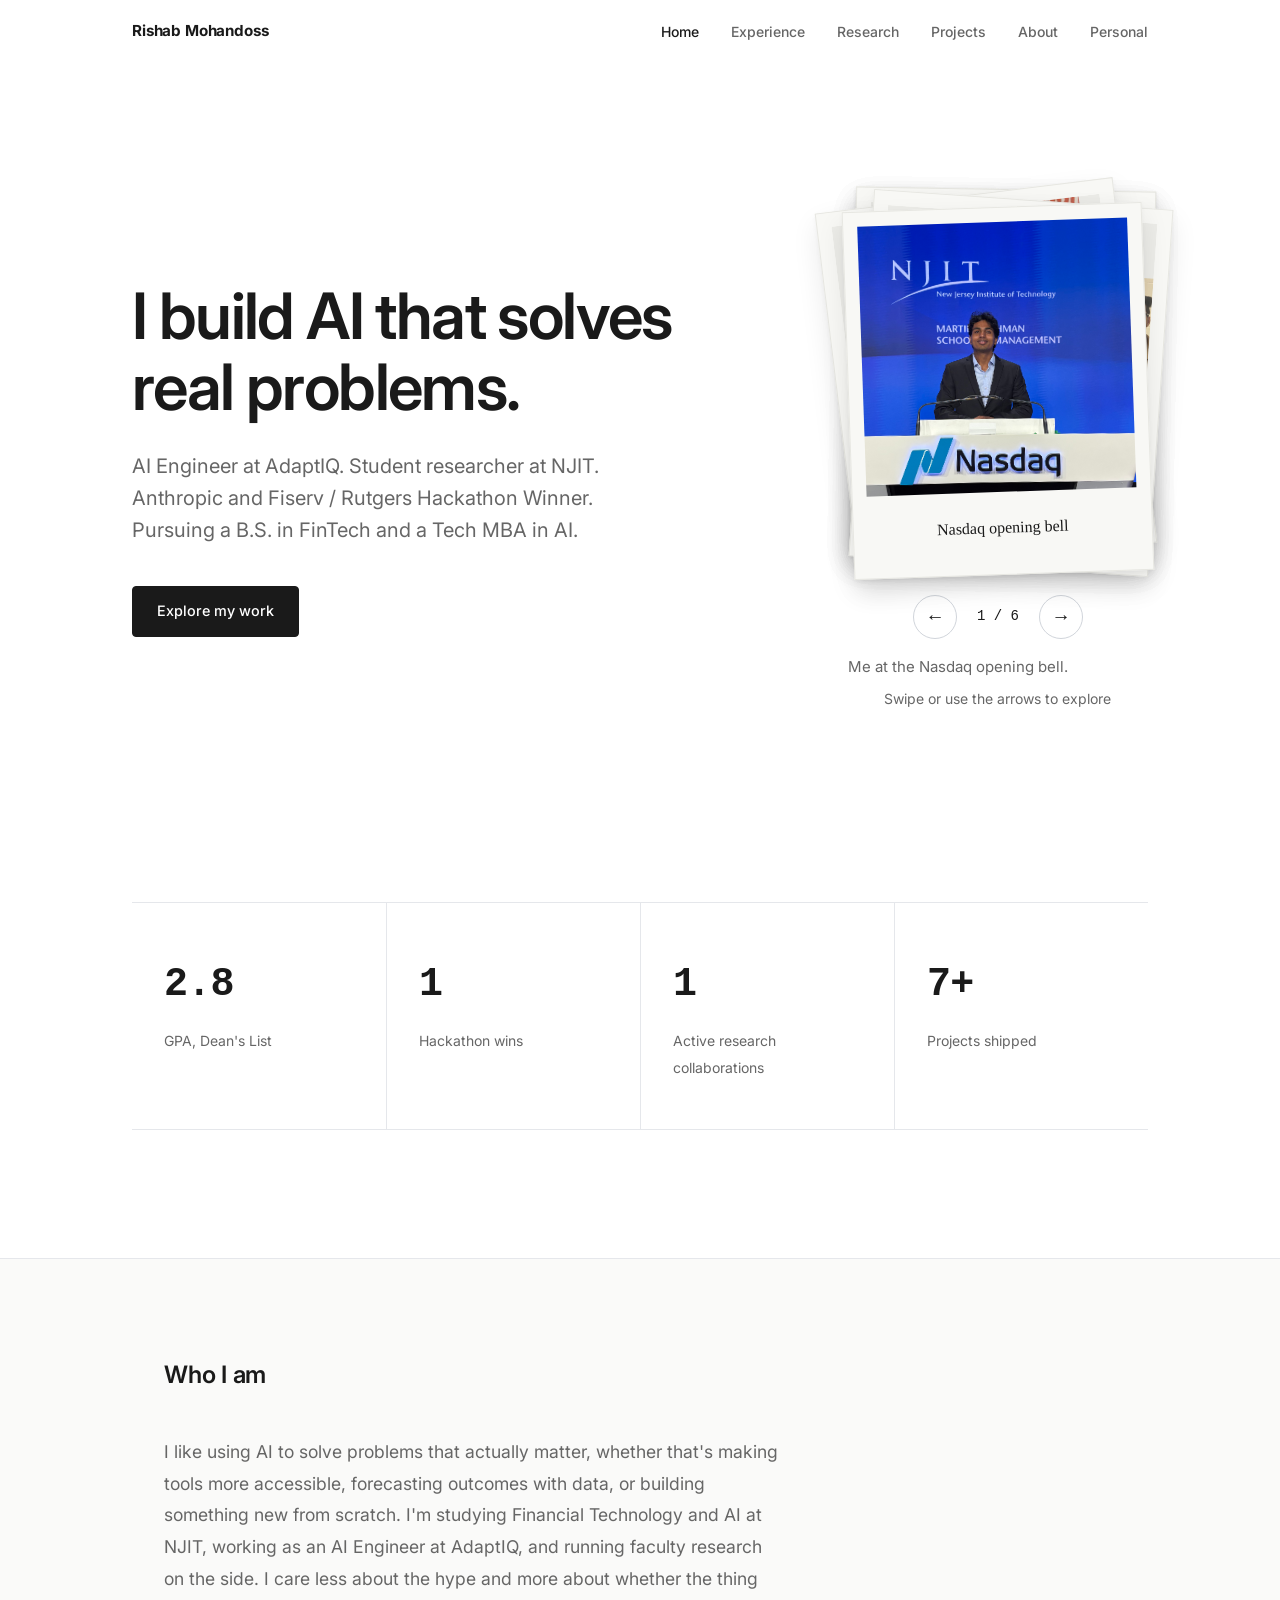
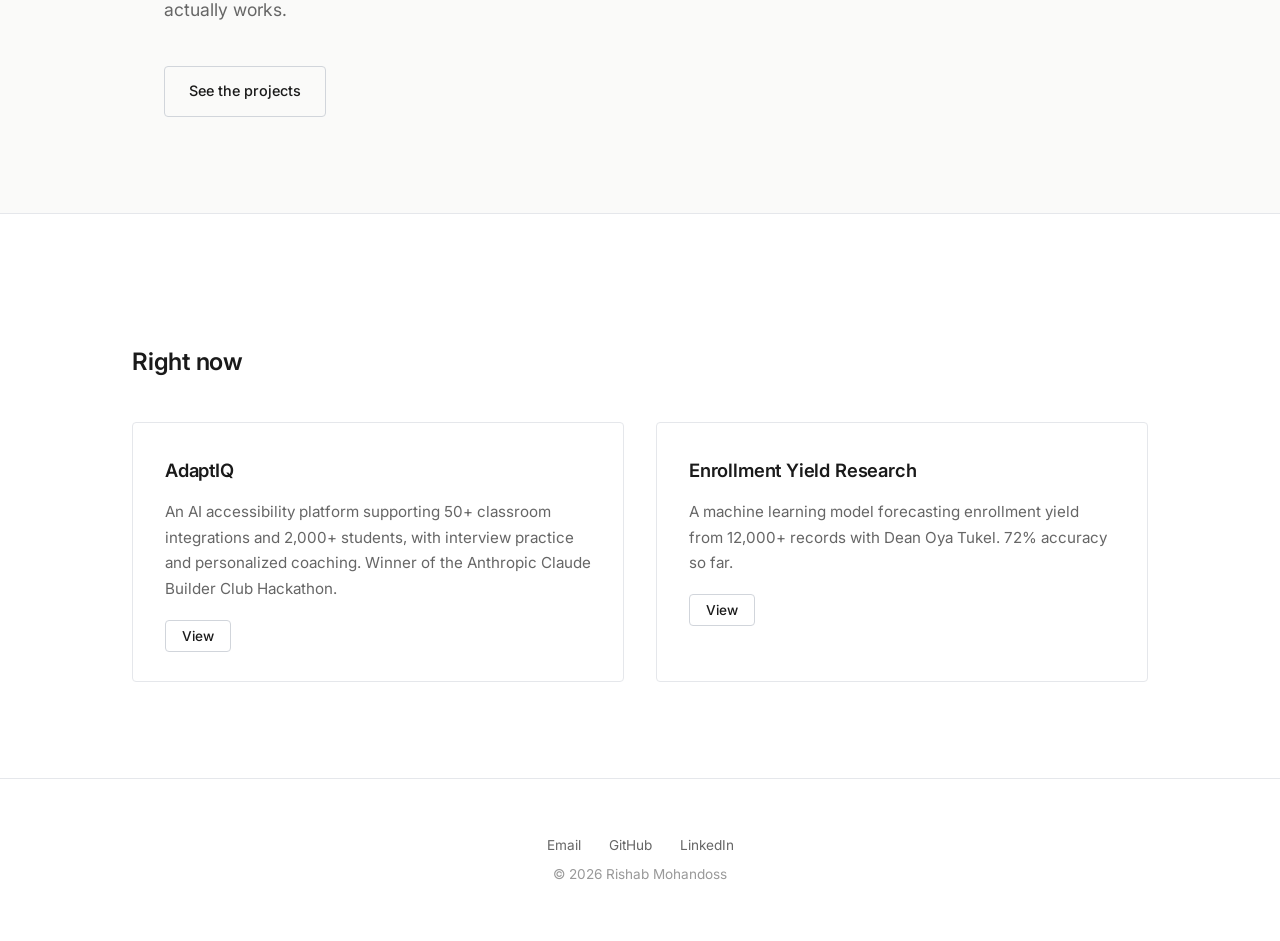
<file: index.html>
<!DOCTYPE html>
<html lang="en">
<head>
  <meta charset="UTF-8">
  <meta name="viewport" content="width=device-width, initial-scale=1.0">
  <title>Rishab Mohandoss</title>
  <meta name="description" content="Rishab Mohandoss builds accessible AI for neurodivergent communities. Financial Technology + AI at NJIT. Two-time hackathon winner.">
  <link rel="stylesheet" href="css/style.css">
</head>
<body>

  <header class="site-header" id="siteHeader">
    <nav aria-label="Main navigation">
      <a class="brand" href="index.html">Rishab Mohandoss</a>
      <button class="nav-toggle" id="navToggle" aria-expanded="false" aria-controls="navMenu" aria-label="Toggle navigation menu">
        <span></span><span></span><span></span>
      </button>
      <ul class="nav-menu" id="navMenu">
        <li><a href="index.html" class="active" aria-current="page">Home</a></li>
        <li><a href="experience.html">Experience</a></li>
        <li><a href="research.html">Research</a></li>
        <li><a href="projects.html">Projects</a></li>
        <li><a href="about.html">About</a></li>
        <li><a href="personal.html">Personal</a></li>
      </ul>
    </nav>
  </header>

  <main>

    <section class="hero">
      <div class="hero-grid">
        <div>
          <h1>I build AI that solves real problems.</h1>
          <p class="hero-sub">AI Engineer at AdaptIQ. Student researcher at NJIT. Anthropic and Fiserv / Rutgers Hackathon Winner. Pursuing a B.S. in FinTech and a Tech MBA in AI.</p>
          <a href="experience.html" class="btn btn-primary">Explore my work</a>
        </div>
        <div class="photo-carousel" role="region" aria-roledescription="carousel" aria-label="Photos from my work" tabindex="0">
          <div class="photo-stack">
            <figure class="hero-photo-wrap photo-slide" data-position="0" role="group" aria-roledescription="slide" aria-label="1 of 6">
              <div class="hero-photo-frame">
                <img src="assets/nasdaq-headshot.jpeg" alt="Rishab Mohandoss at the Nasdaq opening bell" class="hero-photo" draggable="false">
              </div>
              <figcaption>Nasdaq opening bell</figcaption>
            </figure>
            <figure class="hero-photo-wrap photo-slide" data-position="1" role="group" aria-roledescription="slide" aria-label="2 of 6" aria-hidden="true" inert>
              <div class="hero-photo-frame">
                <img src="assets/adaptiq-hackathon.png" alt="Rishab and his AdaptIQ team beside a Claude banner" class="moment-photo" draggable="false">
              </div>
              <figcaption>AdaptIQ · Hackathon winners</figcaption>
            </figure>
            <figure class="hero-photo-wrap photo-slide" data-position="2" role="group" aria-roledescription="slide" aria-label="3 of 6" aria-hidden="true" inert>
              <div class="hero-photo-frame">
                <img src="assets/empathy-engine-hackday.png" alt="Rishab and Mayukha celebrating their Rutgers HackDay win" class="moment-photo" draggable="false">
              </div>
              <figcaption>Empathy Engine · Rutgers HackDay</figcaption>
            </figure>
            <figure class="hero-photo-wrap photo-slide" data-position="3" role="group" aria-roledescription="slide" aria-label="4 of 6" aria-hidden="true" inert>
              <div class="hero-photo-frame">
                <img src="assets/ometa-ai-exploration.png" alt="Rishab and Amogh Karee presenting Ometa*N at NJIT’s AI Exploration Day" class="moment-photo" draggable="false">
              </div>
              <figcaption>Ometa*N · AI Exploration Day</figcaption>
            </figure>
            <figure class="hero-photo-wrap photo-slide" data-position="4" role="group" aria-roledescription="slide" aria-label="5 of 6" aria-hidden="true" inert>
              <a class="hero-photo-frame photo-image-link" href="projects.html#ether" aria-label="Explore Ether, my personal favorite project">
                <img src="assets/sunset-tempe.jpg" alt="Sunset in Tempe, Arizona" class="moment-photo" draggable="false">
              </a>
              <figcaption>Sunset - Tempe, AZ</figcaption>
            </figure>
            <figure class="hero-photo-wrap photo-slide" data-position="5" role="group" aria-roledescription="slide" aria-label="6 of 6" aria-hidden="true" inert>
              <a class="hero-photo-frame photo-image-link" href="experience.html#riverway" aria-label="Read about the inspiration behind my work at Riverway Technologies">
                <img src="assets/grandparents.jpg" alt="Rishab with his grandparents" class="moment-photo" draggable="false">
              </a>
              <figcaption>My grandparents & me</figcaption>
            </figure>
          </div>
          <div class="photo-controls">
            <button type="button" class="photo-arrow" data-photo-prev aria-label="Previous photo">←</button>
            <span class="photo-count" aria-live="polite" aria-atomic="true">1 / 6</span>
            <button type="button" class="photo-arrow" data-photo-next aria-label="Next photo">→</button>
          </div>
          <div class="photo-descriptions" aria-live="polite" aria-atomic="true">
            <div class="photo-description">Me at the Nasdaq opening bell.</div>
            <div class="photo-description" hidden>My team and me after winning Anthropic’s Claude Builder Hackathon with AdaptIQ. <a href="projects.html#adaptiq">Explore AdaptIQ</a></div>
            <div class="photo-description" hidden>Mayukha and me after winning Rutgers HackDay, co-sponsored by Google Cloud and Fiserv, with Empathy Engine. <a href="projects.html#empathy-engine">Explore Empathy Engine</a></div>
            <div class="photo-description" hidden>Amogh Karee and me presenting Ometa*N at NJIT’s AI Exploration Day—a code checker we built to flag inefficiencies and security vulnerabilities in AI-generated code. <a href="projects.html#ometa">Explore Ometa*N</a></div>
            <div class="photo-description" hidden><span>Some feelings live beyond words—in the way chords find each other, or clouds gather in a perfectly imperfect sky. Ether, my personal favorite project, grew from wanting to share what we feel when language falls quiet.</span><a href="projects.html#ether">Explore Ether</a></div>
            <div class="photo-description" hidden><span>Ordering a meal feels effortless when technology is familiar. For my grandparents, it can be a barrier to getting fed. They inspired my work at Riverway: ordering through a simple message, with tracking that is easy to follow. Accessibility can be the difference between a meal and going hungry.</span><a href="experience.html#riverway">Explore my work at Riverway</a></div>
          </div>
          <p class="photo-hint">Swipe or use the arrows to explore</p>
        </div>
      </div>
    </section>

    <section class="reveal" aria-label="Key stats">
      <div class="stats">
        <div class="stat">
          <span class="stat-number" data-target="3.8" data-decimals="1">0</span>
          <span class="stat-label">GPA, Dean's List</span>
        </div>
        <div class="stat">
          <span class="stat-number" data-target="2">0</span>
          <span class="stat-label">Hackathon wins</span>
        </div>
        <div class="stat">
          <span class="stat-number" data-target="2">0</span>
          <span class="stat-label">Active research collaborations</span>
        </div>
        <div class="stat">
          <span class="stat-number" data-target="10" data-suffix="+">0</span>
          <span class="stat-label">Projects shipped</span>
        </div>
      </div>
    </section>

    <section class="band reveal">
      <h2 class="section-heading">Who I am</h2>
      <div class="prose">
        <p>
          I like using AI to solve problems that actually matter, whether that's making tools more accessible,
          forecasting outcomes with data, or building something new from scratch. I'm studying Financial
          Technology and AI at NJIT, working as an AI Engineer at AdaptIQ, and running faculty research on
          the side. I care less about the hype and more about whether the thing actually works.
        </p>
      </div>
      <div style="margin-top: 2.5rem;">
        <a href="projects.html" class="btn btn-ghost">See the projects</a>
      </div>
    </section>

    <section class="reveal">
      <h2 class="section-heading">Right now</h2>
      <div class="card-grid">
        <article class="card">
          <h3>AdaptIQ</h3>
          <p>An AI accessibility platform supporting 50+ classroom integrations and 2,000+ students, with interview practice and personalized coaching. Winner of the Anthropic Claude Builder Club Hackathon.</p>
          <a href="projects.html" class="card-link secondary">View</a>
        </article>
        <article class="card">
          <h3>Enrollment Yield Research</h3>
          <p>A machine learning model forecasting enrollment yield from 12,000+ records with Dean Oya Tukel. 72% accuracy so far.</p>
          <a href="research.html" class="card-link secondary">View</a>
        </article>
      </div>
    </section>

  </main>

  <footer>
    <p>
      <a href="mailto:rishabmohandoss@gmail.com">Email</a>
      <a href="https://github.com/rishabmohandoss" target="_blank" rel="noopener">GitHub</a>
      <a href="https://www.linkedin.com/in/rishab-mohandoss" target="_blank" rel="noopener">LinkedIn</a>
    </p>
    <p>© 2026 Rishab Mohandoss</p>
  </footer>

  <script src="js/animations.js"></script>
</body>
</html>
</file>
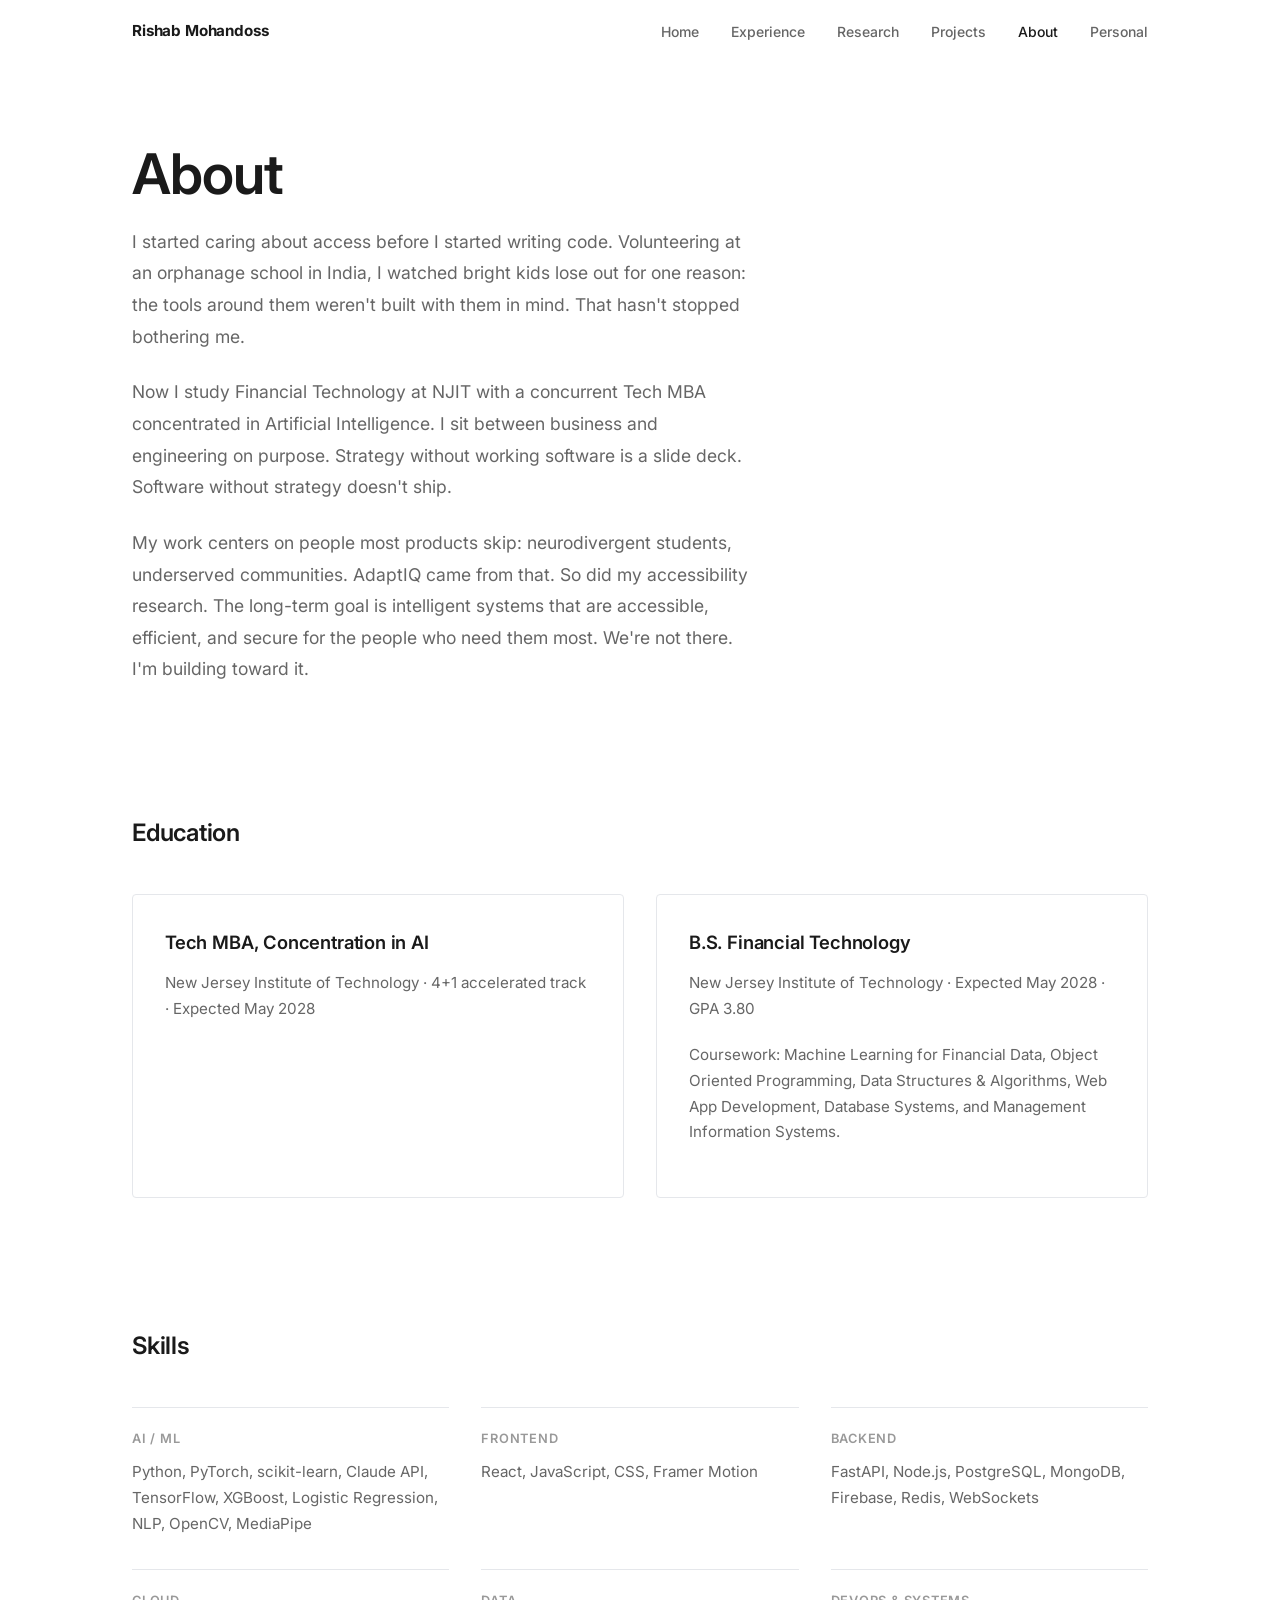
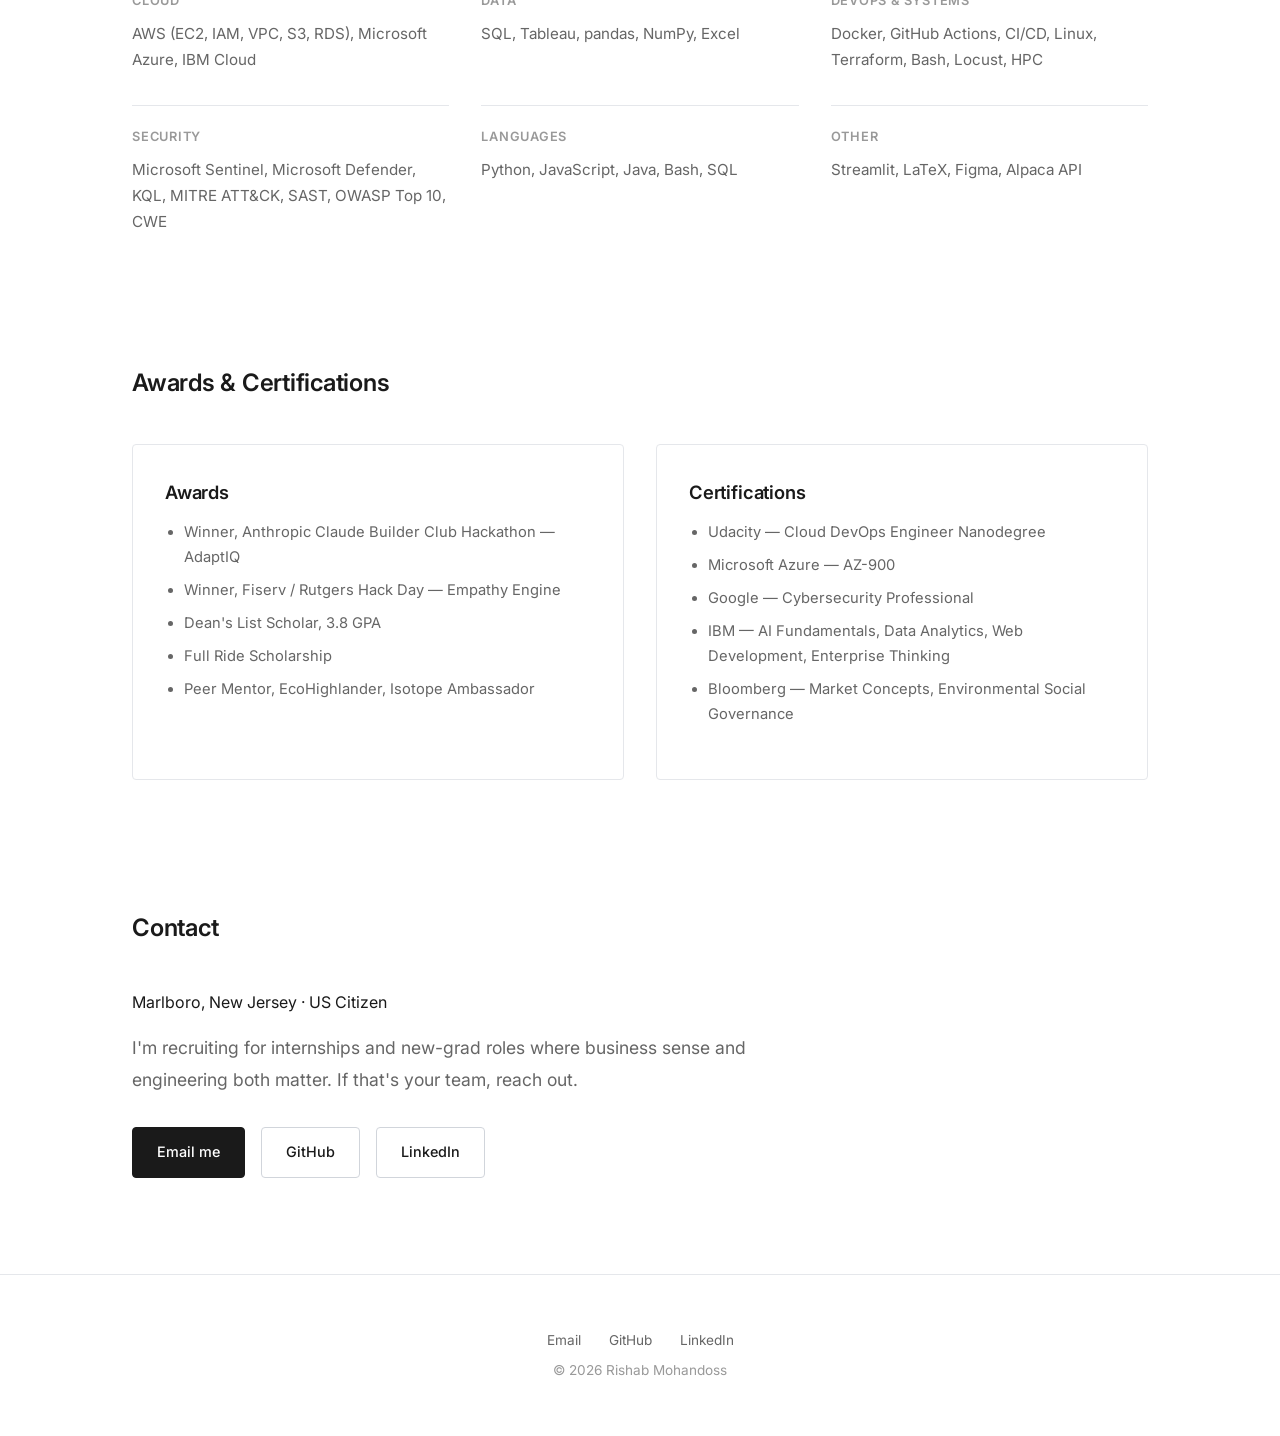
<file: about.html>
<!DOCTYPE html>
<html lang="en">
<head>
  <meta charset="UTF-8">
  <meta name="viewport" content="width=device-width, initial-scale=1.0">
  <title>About — Rishab Mohandoss</title>
  <meta name="description" content="About Rishab Mohandoss: bio, education, skills, awards, and contact.">
  <link rel="stylesheet" href="css/style.css">
</head>
<body>

  <header class="site-header" id="siteHeader">
    <nav aria-label="Main navigation">
      <a class="brand" href="index.html">Rishab Mohandoss</a>
      <button class="nav-toggle" id="navToggle" aria-expanded="false" aria-controls="navMenu" aria-label="Toggle navigation menu">
        <span></span><span></span><span></span>
      </button>
      <ul class="nav-menu" id="navMenu">
        <li><a href="index.html">Home</a></li>
        <li><a href="experience.html">Experience</a></li>
        <li><a href="research.html">Research</a></li>
        <li><a href="projects.html">Projects</a></li>
        <li><a href="about.html" class="active" aria-current="page">About</a></li>
        <li><a href="personal.html">Personal</a></li>
      </ul>
    </nav>
  </header>

  <main>
    <h1 class="page-title">About</h1>

    <section class="reveal" aria-label="Biography">
      <div class="prose">
        <p>
          I started caring about access before I started writing code. Volunteering at an orphanage school in
          India, I watched bright kids lose out for one reason: the tools around them weren't built with them
          in mind. That hasn't stopped bothering me.
        </p>
        <p>
          Now I study Financial Technology at NJIT with a concurrent Tech MBA concentrated in Artificial
          Intelligence. I sit between business and engineering on purpose. Strategy without working software
          is a slide deck. Software without strategy doesn't ship.
        </p>
        <p>
          My work centers on people most products skip: neurodivergent students, underserved communities.
          AdaptIQ came from that. So did my accessibility research. The long-term goal is intelligent systems
          that are accessible, efficient, and secure for the people who need them most. We're not there.
          I'm building toward it.
        </p>
      </div>
    </section>

    <section class="reveal" aria-label="Education">
      <h2 class="section-heading">Education</h2>
      <div class="card-grid">
        <article class="card">
          <h3>Tech MBA, Concentration in AI</h3>
          <p>New Jersey Institute of Technology · 4+1 accelerated track · Expected May 2028</p>
        </article>
        <article class="card">
          <h3>B.S. Financial Technology</h3>
          <p>New Jersey Institute of Technology · Expected May 2028 · GPA 3.80</p>
          <p>Coursework: Machine Learning for Financial Data, Object Oriented Programming, Data Structures &amp; Algorithms, Web App Development, Database Systems, and Management Information Systems.</p>
        </article>
      </div>
    </section>

    <section class="reveal" aria-label="Skills">
      <h2 class="section-heading">Skills</h2>
      <div class="skill-groups">
        <div class="skill-group">
          <h3>AI / ML</h3>
          <p>Python, PyTorch, scikit-learn, Claude API, TensorFlow, XGBoost, Logistic Regression, NLP, OpenCV, MediaPipe</p>
        </div>
        <div class="skill-group">
          <h3>Frontend</h3>
          <p>React, JavaScript, CSS, Framer Motion</p>
        </div>
        <div class="skill-group">
          <h3>Backend</h3>
          <p>FastAPI, Node.js, PostgreSQL, MongoDB, Firebase, Redis, WebSockets</p>
        </div>
        <div class="skill-group">
          <h3>Cloud</h3>
          <p>AWS (EC2, IAM, VPC, S3, RDS), Microsoft Azure, IBM Cloud</p>
        </div>
        <div class="skill-group">
          <h3>Data</h3>
          <p>SQL, Tableau, pandas, NumPy, Excel</p>
        </div>
        <div class="skill-group">
          <h3>DevOps &amp; Systems</h3>
          <p>Docker, GitHub Actions, CI/CD, Linux, Terraform, Bash, Locust, HPC</p>
        </div>
        <div class="skill-group">
          <h3>Security</h3>
          <p>Microsoft Sentinel, Microsoft Defender, KQL, MITRE ATT&amp;CK, SAST, OWASP Top 10, CWE</p>
        </div>
        <div class="skill-group">
          <h3>Languages</h3>
          <p>Python, JavaScript, Java, Bash, SQL</p>
        </div>
        <div class="skill-group">
          <h3>Other</h3>
          <p>Streamlit, LaTeX, Figma, Alpaca API</p>
        </div>
      </div>
    </section>

    <section class="reveal" aria-label="Awards and certifications">
      <h2 class="section-heading">Awards &amp; Certifications</h2>
      <div class="card-grid">
        <article class="card">
          <h3>Awards</h3>
          <ul>
            <li>Winner, Anthropic Claude Builder Club Hackathon — AdaptIQ</li>
            <li>Winner, Fiserv / Rutgers Hack Day — Empathy Engine</li>
            <li>Dean's List Scholar, 3.8 GPA</li>
            <li>Full Ride Scholarship</li>
            <li>Peer Mentor, EcoHighlander, Isotope Ambassador</li>
          </ul>
        </article>
        <article class="card">
          <h3>Certifications</h3>
          <ul>
            <li>Udacity — Cloud DevOps Engineer Nanodegree</li>
            <li>Microsoft Azure — AZ-900</li>
            <li>Google — Cybersecurity Professional</li>
            <li>IBM — AI Fundamentals, Data Analytics, Web Development, Enterprise Thinking</li>
            <li>Bloomberg — Market Concepts, Environmental Social Governance</li>
          </ul>
        </article>
      </div>
    </section>

    <section class="reveal" aria-label="Contact">
      <h2 class="section-heading">Contact</h2>
      <p>Marlboro, New Jersey · US Citizen</p>
      <div class="prose">
        <p>
          I'm recruiting for internships and new-grad roles where business sense and engineering both matter.
          If that's your team, reach out.
        </p>
      </div>
      <div class="contact-row" style="margin-top: 2rem;">
        <a href="mailto:rishabmohandoss@gmail.com" class="btn btn-primary">Email me</a>
        <a href="https://github.com/rishabmohandoss" class="btn btn-ghost" target="_blank" rel="noopener">GitHub</a>
        <a href="https://www.linkedin.com/in/rishab-mohandoss" class="btn btn-ghost" target="_blank" rel="noopener">LinkedIn</a>
      </div>
    </section>

  </main>

  <footer>
    <p>
      <a href="mailto:rishabmohandoss@gmail.com">Email</a>
      <a href="https://github.com/rishabmohandoss" target="_blank" rel="noopener">GitHub</a>
      <a href="https://www.linkedin.com/in/rishab-mohandoss" target="_blank" rel="noopener">LinkedIn</a>
    </p>
    <p>© 2026 Rishab Mohandoss</p>
  </footer>

  <script src="js/animations.js"></script>
</body>
</html>
</file>
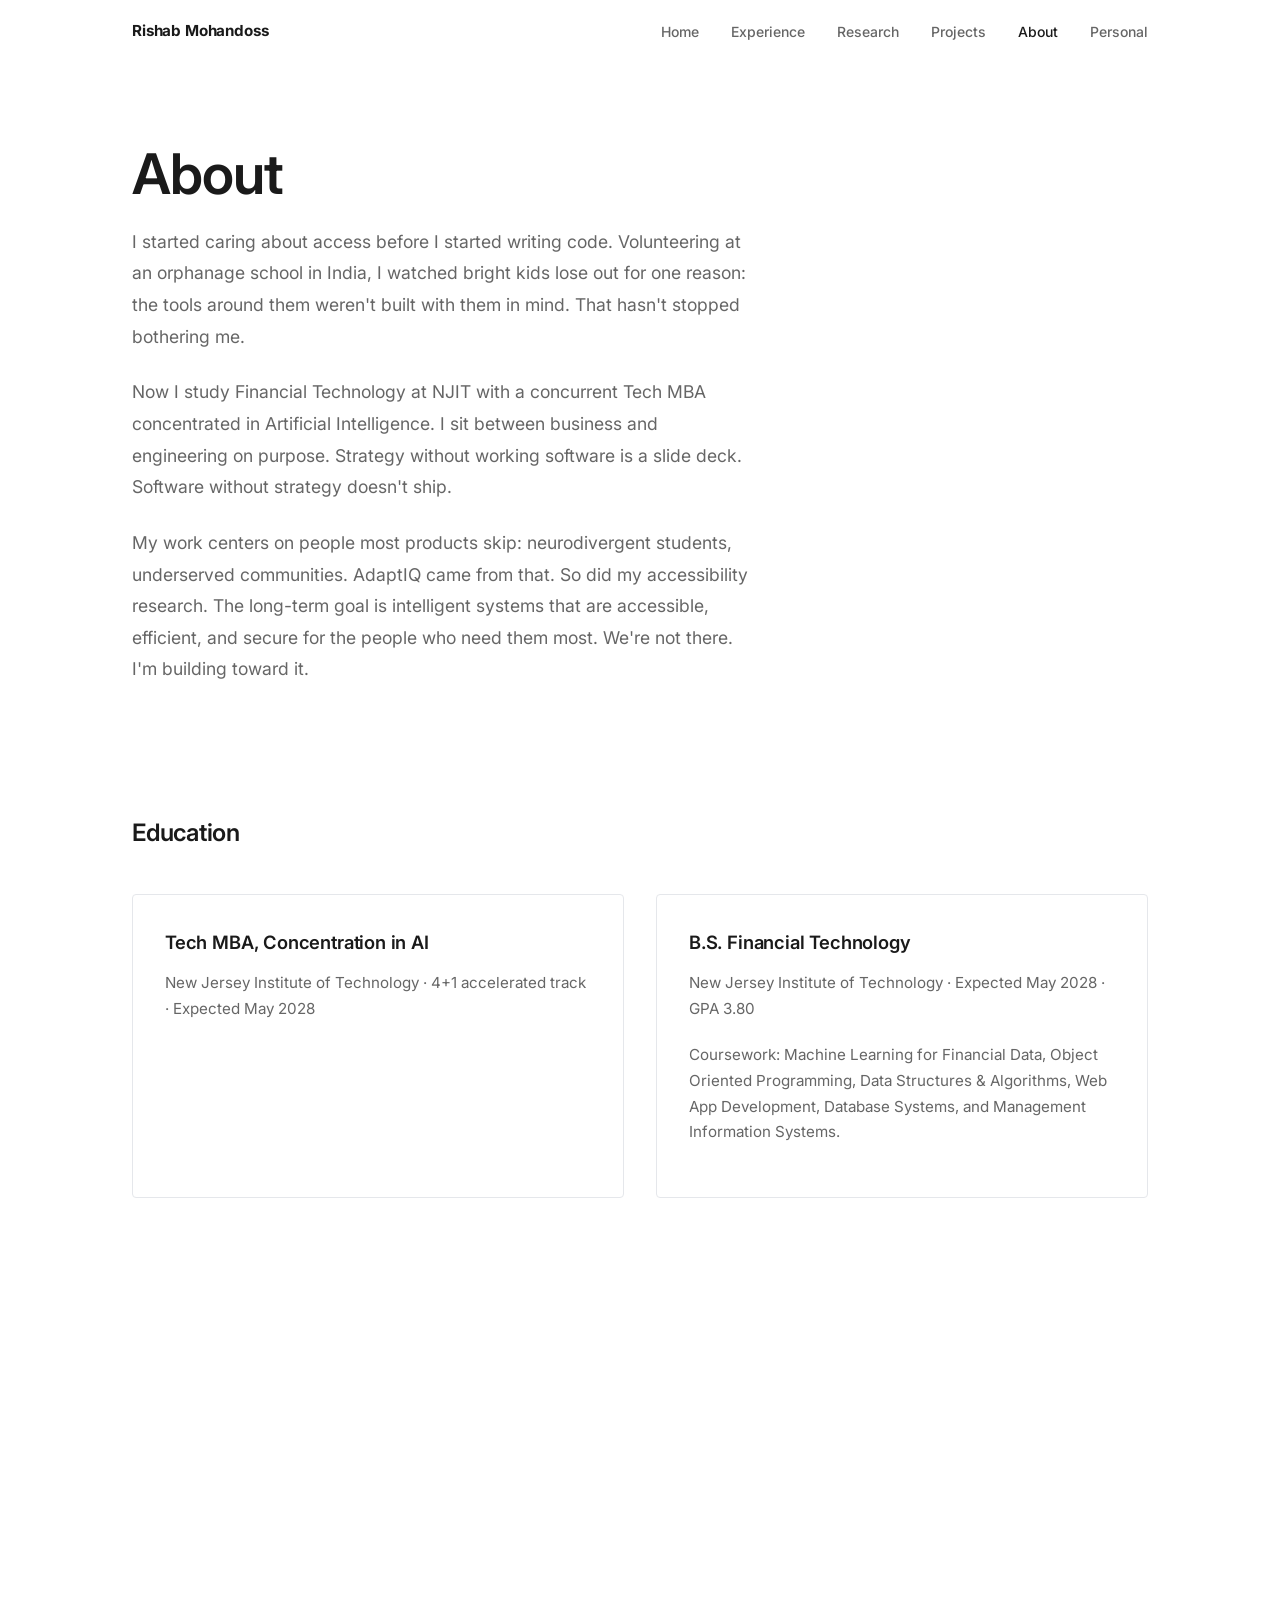
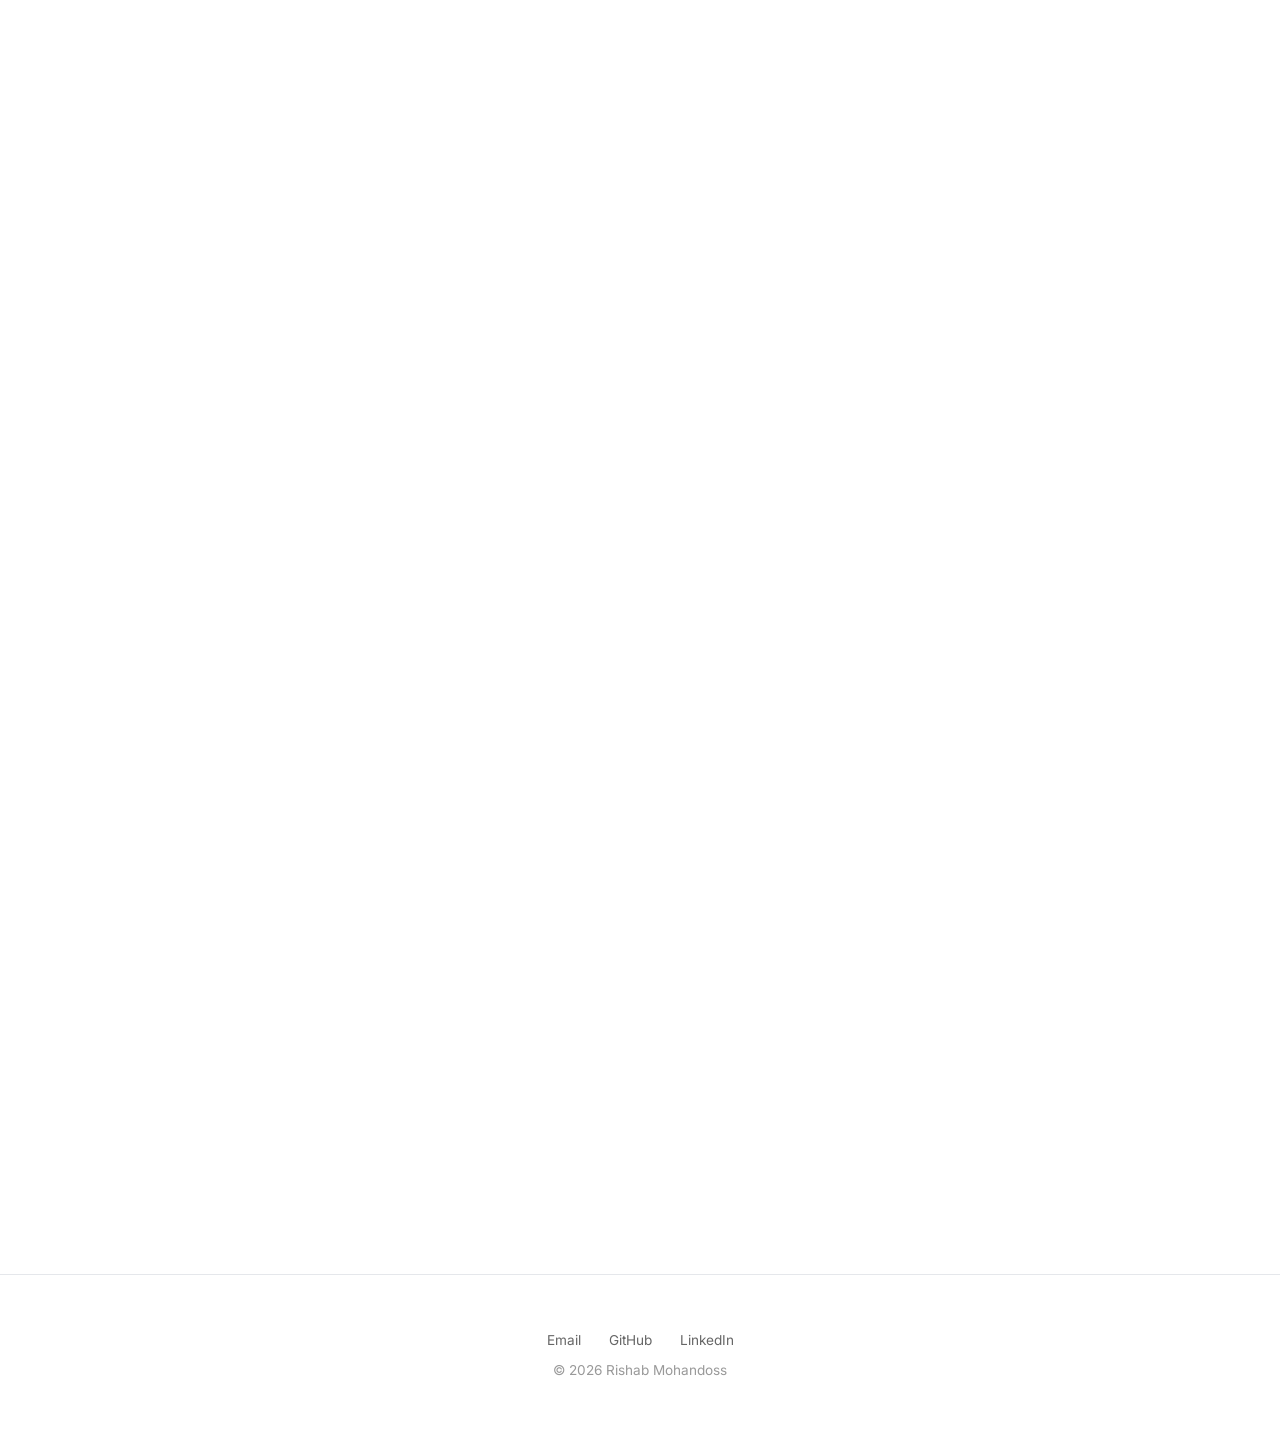
<file: education.html>
<!DOCTYPE html>
<html lang="en">
<head>
  <meta charset="UTF-8">
  <meta http-equiv="refresh" content="0; url=about.html">
  <title>Redirecting…</title>
  <link rel="canonical" href="about.html">
</head>
<body>
  <p>Education now lives on the <a href="about.html">About page</a>.</p>
</body>
</html>
</file>
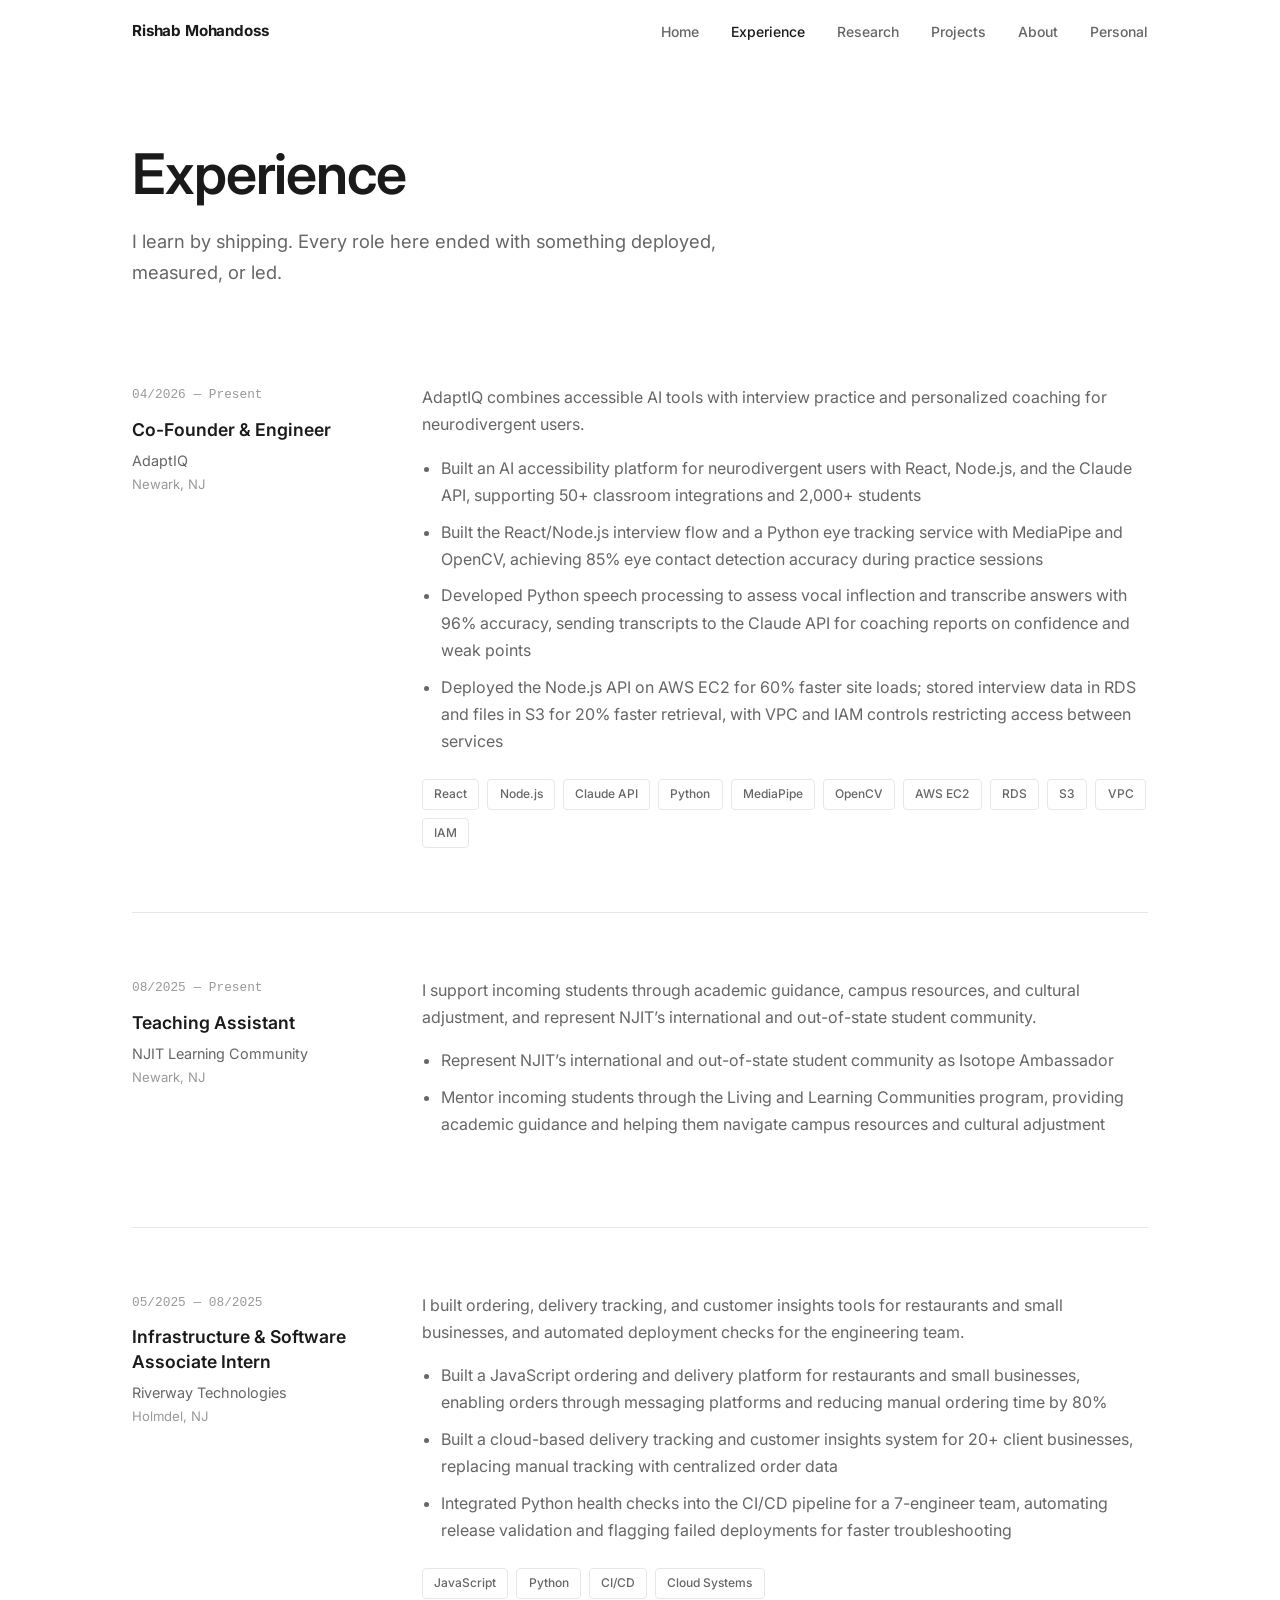
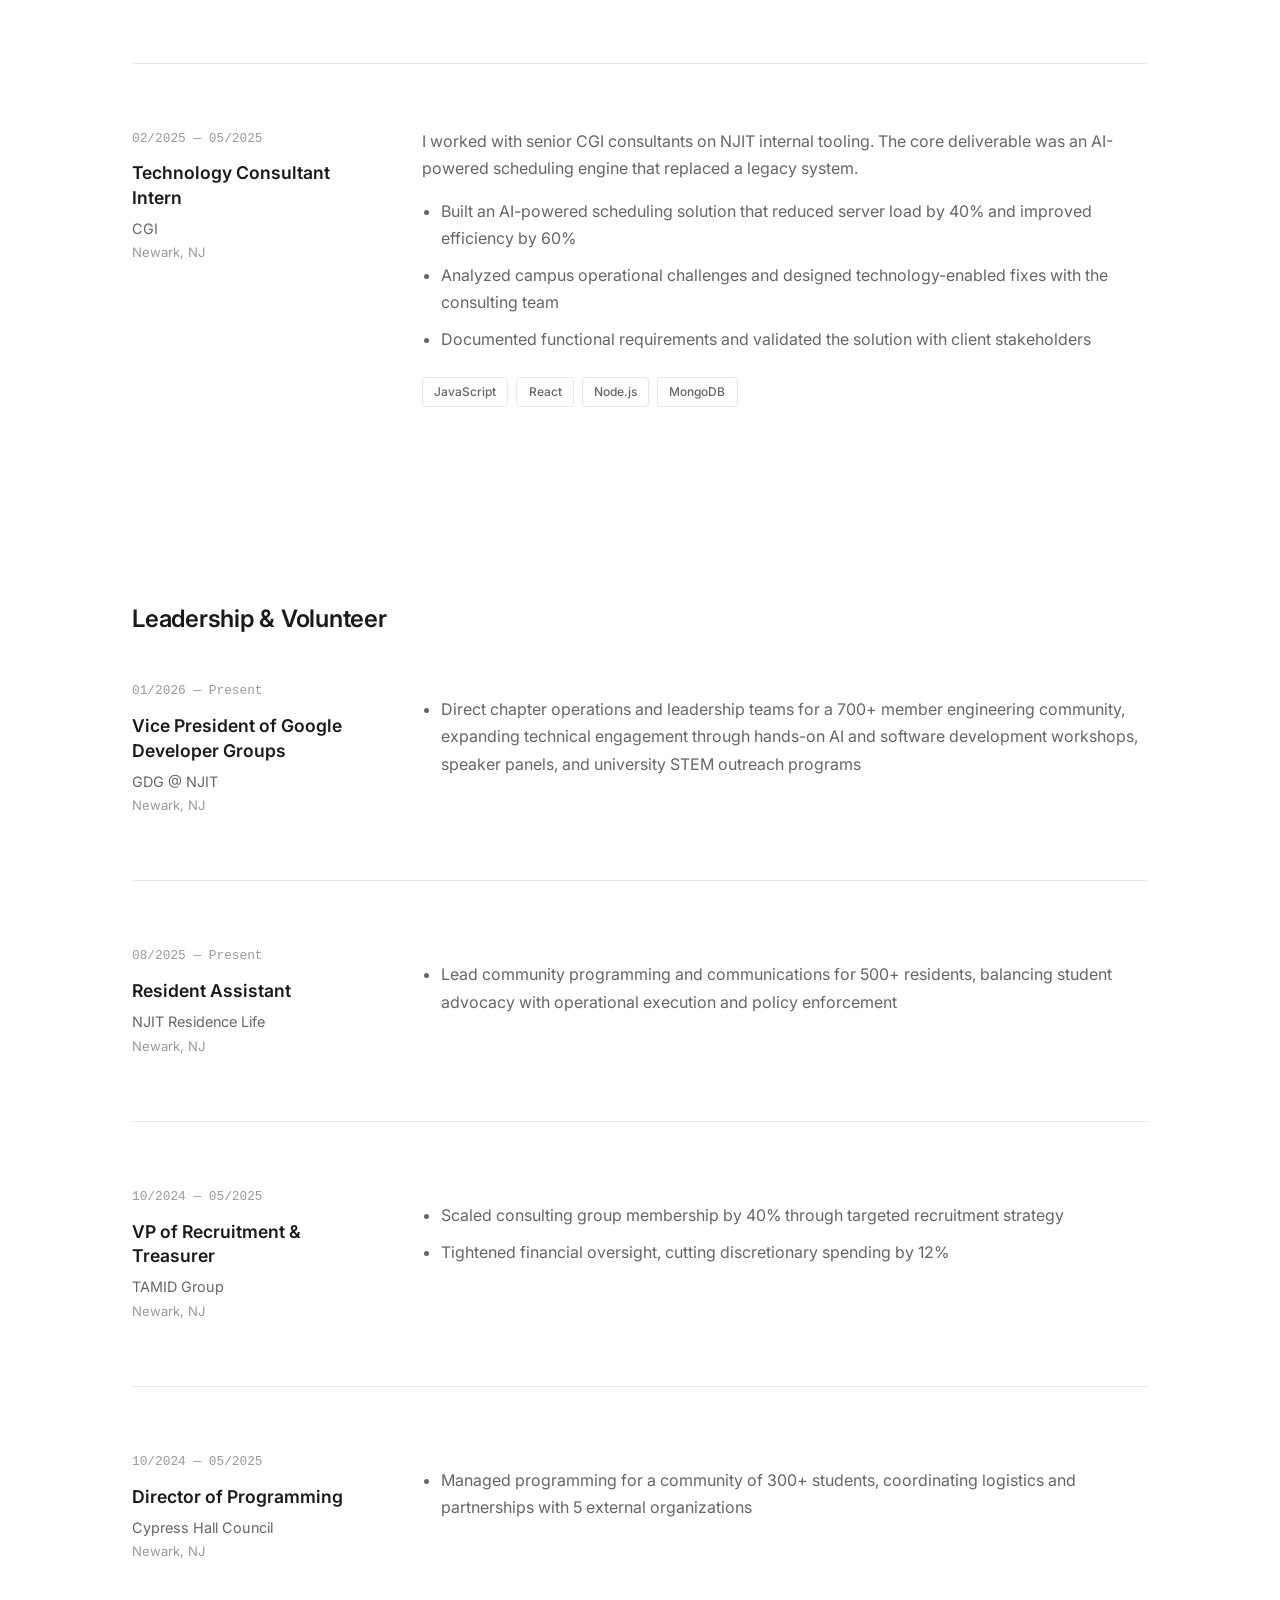
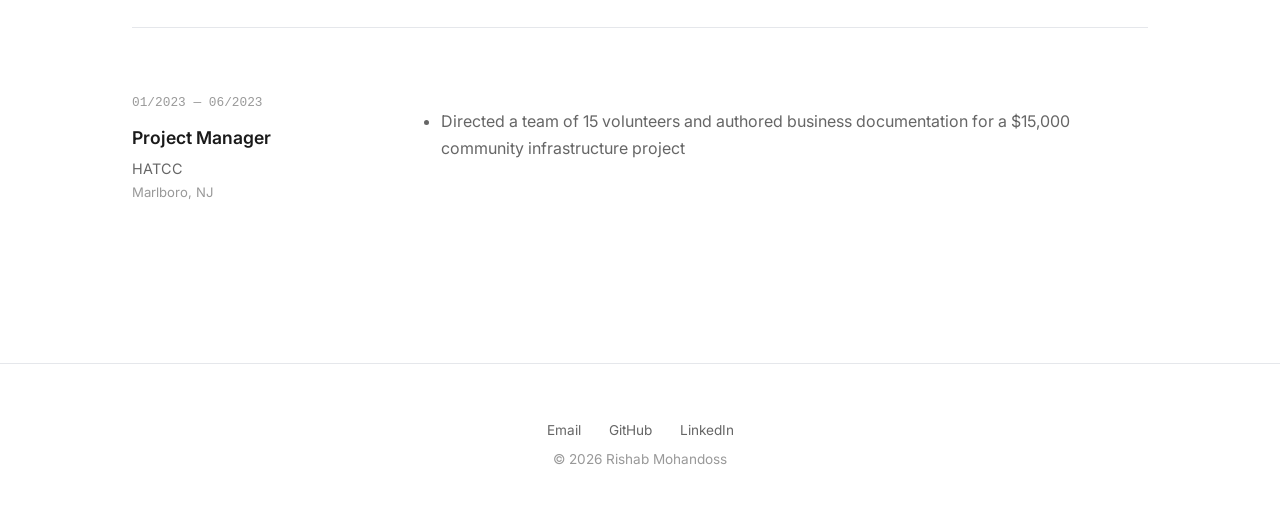
<file: experience.html>
<!DOCTYPE html>
<html lang="en">
<head>
  <meta charset="UTF-8">
  <meta name="viewport" content="width=device-width, initial-scale=1.0">
  <title>Experience — Rishab Mohandoss</title>
  <meta name="description" content="Professional experience and campus leadership of Rishab Mohandoss: Riverway Technologies, CGI, NJIT Learning Community, Residence Life, TAMID.">
  <link rel="stylesheet" href="css/style.css">
</head>
<body>

  <header class="site-header" id="siteHeader">
    <nav aria-label="Main navigation">
      <a class="brand" href="index.html">Rishab Mohandoss</a>
      <button class="nav-toggle" id="navToggle" aria-expanded="false" aria-controls="navMenu" aria-label="Toggle navigation menu">
        <span></span><span></span><span></span>
      </button>
      <ul class="nav-menu" id="navMenu">
        <li><a href="index.html">Home</a></li>
        <li><a href="experience.html" class="active" aria-current="page">Experience</a></li>
        <li><a href="research.html">Research</a></li>
        <li><a href="projects.html">Projects</a></li>
        <li><a href="about.html">About</a></li>
        <li><a href="personal.html">Personal</a></li>
      </ul>
    </nav>
  </header>

  <main>
    <h1 class="page-title">Experience</h1>
    <p class="page-intro">
      I learn by shipping. Every role here ended with something deployed, measured, or led.
    </p>

    <section aria-label="Professional experience">

      <article class="timeline-item">
        <div class="timeline-label">
          <div class="sticky-box">
            <span class="timeline-date">04/2026 — Present</span>
            <h3>Co-Founder &amp; Engineer</h3>
            <span class="org">AdaptIQ</span>
            <span class="loc">Newark, NJ</span>
          </div>
        </div>
        <div class="timeline-body reveal">
          <p>AdaptIQ combines accessible AI tools with interview practice and personalized coaching for neurodivergent users.</p>
          <ul>
            <li>Built an AI accessibility platform for neurodivergent users with React, Node.js, and the Claude API, supporting 50+ classroom integrations and 2,000+ students</li>
            <li>Built the React/Node.js interview flow and a Python eye tracking service with MediaPipe and OpenCV, achieving 85% eye contact detection accuracy during practice sessions</li>
            <li>Developed Python speech processing to assess vocal inflection and transcribe answers with 96% accuracy, sending transcripts to the Claude API for coaching reports on confidence and weak points</li>
            <li>Deployed the Node.js API on AWS EC2 for 60% faster site loads; stored interview data in RDS and files in S3 for 20% faster retrieval, with VPC and IAM controls restricting access between services</li>
          </ul>
          <div class="tags">
            <span class="tag">React</span><span class="tag">Node.js</span><span class="tag">Claude API</span><span class="tag">Python</span><span class="tag">MediaPipe</span><span class="tag">OpenCV</span><span class="tag">AWS EC2</span><span class="tag">RDS</span><span class="tag">S3</span><span class="tag">VPC</span><span class="tag">IAM</span>
          </div>
        </div>
      </article>

      <article class="timeline-item">
        <div class="timeline-label">
          <div class="sticky-box">
            <span class="timeline-date">08/2025 — Present</span>
            <h3>Teaching Assistant</h3>
            <span class="org">NJIT Learning Community</span>
            <span class="loc">Newark, NJ</span>
          </div>
        </div>
        <div class="timeline-body reveal">
          <p>I support incoming students through academic guidance, campus resources, and cultural adjustment, and represent NJIT’s international and out-of-state student community.</p>
          <ul>
            <li>Represent NJIT’s international and out-of-state student community as Isotope Ambassador</li>
            <li>Mentor incoming students through the Living and Learning Communities program, providing academic guidance and helping them navigate campus resources and cultural adjustment</li>
          </ul>
        </div>
      </article>

      <article class="timeline-item" id="riverway">
        <div class="timeline-label">
          <div class="sticky-box">
            <span class="timeline-date">05/2025 — 08/2025</span>
            <h3>Infrastructure &amp; Software Associate Intern</h3>
            <span class="org">Riverway Technologies</span>
            <span class="loc">Holmdel, NJ</span>
          </div>
        </div>
        <div class="timeline-body reveal">
          <p>I built ordering, delivery tracking, and customer insights tools for restaurants and small businesses, and automated deployment checks for the engineering team.</p>
          <ul>
            <li>Built a JavaScript ordering and delivery platform for restaurants and small businesses, enabling orders through messaging platforms and reducing manual ordering time by 80%</li>
            <li>Built a cloud-based delivery tracking and customer insights system for 20+ client businesses, replacing manual tracking with centralized order data</li>
            <li>Integrated Python health checks into the CI/CD pipeline for a 7-engineer team, automating release validation and flagging failed deployments for faster troubleshooting</li>
          </ul>
          <div class="tags">
            <span class="tag">JavaScript</span><span class="tag">Python</span><span class="tag">CI/CD</span><span class="tag">Cloud Systems</span>
          </div>
        </div>
      </article>

      <article class="timeline-item">
        <div class="timeline-label">
          <div class="sticky-box">
            <span class="timeline-date">02/2025 — 05/2025</span>
            <h3>Technology Consultant Intern</h3>
            <span class="org">CGI</span>
            <span class="loc">Newark, NJ</span>
          </div>
        </div>
        <div class="timeline-body reveal">
          <p>
            I worked with senior CGI consultants on NJIT internal tooling. The core deliverable was an
            AI-powered scheduling engine that replaced a legacy system.
          </p>
          <ul>
            <li>Built an AI-powered scheduling solution that reduced server load by 40% and improved efficiency by 60%</li>
            <li>Analyzed campus operational challenges and designed technology-enabled fixes with the consulting team</li>
            <li>Documented functional requirements and validated the solution with client stakeholders</li>
          </ul>
          <div class="tags">
            <span class="tag">JavaScript</span><span class="tag">React</span><span class="tag">Node.js</span><span class="tag">MongoDB</span>
          </div>
        </div>
      </article>

    </section>

    <section aria-label="Leadership and volunteer roles">
      <h2 class="section-heading reveal">Leadership &amp; Volunteer</h2>



      <article class="timeline-item">
        <div class="timeline-label">
          <div class="sticky-box">
            <span class="timeline-date">01/2026 — Present</span>
            <h3>Vice President of Google Developer Groups</h3>
            <span class="org">GDG @ NJIT</span>
            <span class="loc">Newark, NJ</span>
          </div>
        </div>
        <div class="timeline-body reveal">
          <ul>
            <li>Direct chapter operations and leadership teams for a 700+ member engineering community, expanding technical engagement through hands-on AI and software development workshops, speaker panels, and university STEM outreach programs</li>
          </ul>
        </div>
      </article>

      <article class="timeline-item">
        <div class="timeline-label">
          <div class="sticky-box">
            <span class="timeline-date">08/2025 — Present</span>
            <h3>Resident Assistant</h3>
            <span class="org">NJIT Residence Life</span>
            <span class="loc">Newark, NJ</span>
          </div>
        </div>
        <div class="timeline-body reveal">
          <ul>
            <li>Lead community programming and communications for 500+ residents, balancing student advocacy with operational execution and policy enforcement</li>
          </ul>
        </div>
      </article>

      <article class="timeline-item">
        <div class="timeline-label">
          <div class="sticky-box">
            <span class="timeline-date">10/2024 — 05/2025</span>
            <h3>VP of Recruitment &amp; Treasurer</h3>
            <span class="org">TAMID Group</span>
            <span class="loc">Newark, NJ</span>
          </div>
        </div>
        <div class="timeline-body reveal">
          <ul>
            <li>Scaled consulting group membership by 40% through targeted recruitment strategy</li>
            <li>Tightened financial oversight, cutting discretionary spending by 12%</li>
          </ul>
        </div>
      </article>

      <article class="timeline-item">
        <div class="timeline-label">
          <div class="sticky-box">
            <span class="timeline-date">10/2024 — 05/2025</span>
            <h3>Director of Programming</h3>
            <span class="org">Cypress Hall Council</span>
            <span class="loc">Newark, NJ</span>
          </div>
        </div>
        <div class="timeline-body reveal">
          <ul>
            <li>Managed programming for a community of 300+ students, coordinating logistics and partnerships with 5 external organizations</li>
          </ul>
        </div>
      </article>

      <article class="timeline-item">
        <div class="timeline-label">
          <div class="sticky-box">
            <span class="timeline-date">01/2023 — 06/2023</span>
            <h3>Project Manager</h3>
            <span class="org">HATCC</span>
            <span class="loc">Marlboro, NJ</span>
          </div>
        </div>
        <div class="timeline-body reveal">
          <ul>
            <li>Directed a team of 15 volunteers and authored business documentation for a $15,000 community infrastructure project</li>
          </ul>
        </div>
      </article>

    </section>

  </main>

  <footer>
    <p>
      <a href="mailto:rishabmohandoss@gmail.com">Email</a>
      <a href="https://github.com/rishabmohandoss" target="_blank" rel="noopener">GitHub</a>
      <a href="https://www.linkedin.com/in/rishab-mohandoss" target="_blank" rel="noopener">LinkedIn</a>
    </p>
    <p>© 2026 Rishab Mohandoss</p>
  </footer>

  <script src="js/animations.js"></script>
</body>
</html>
</file>
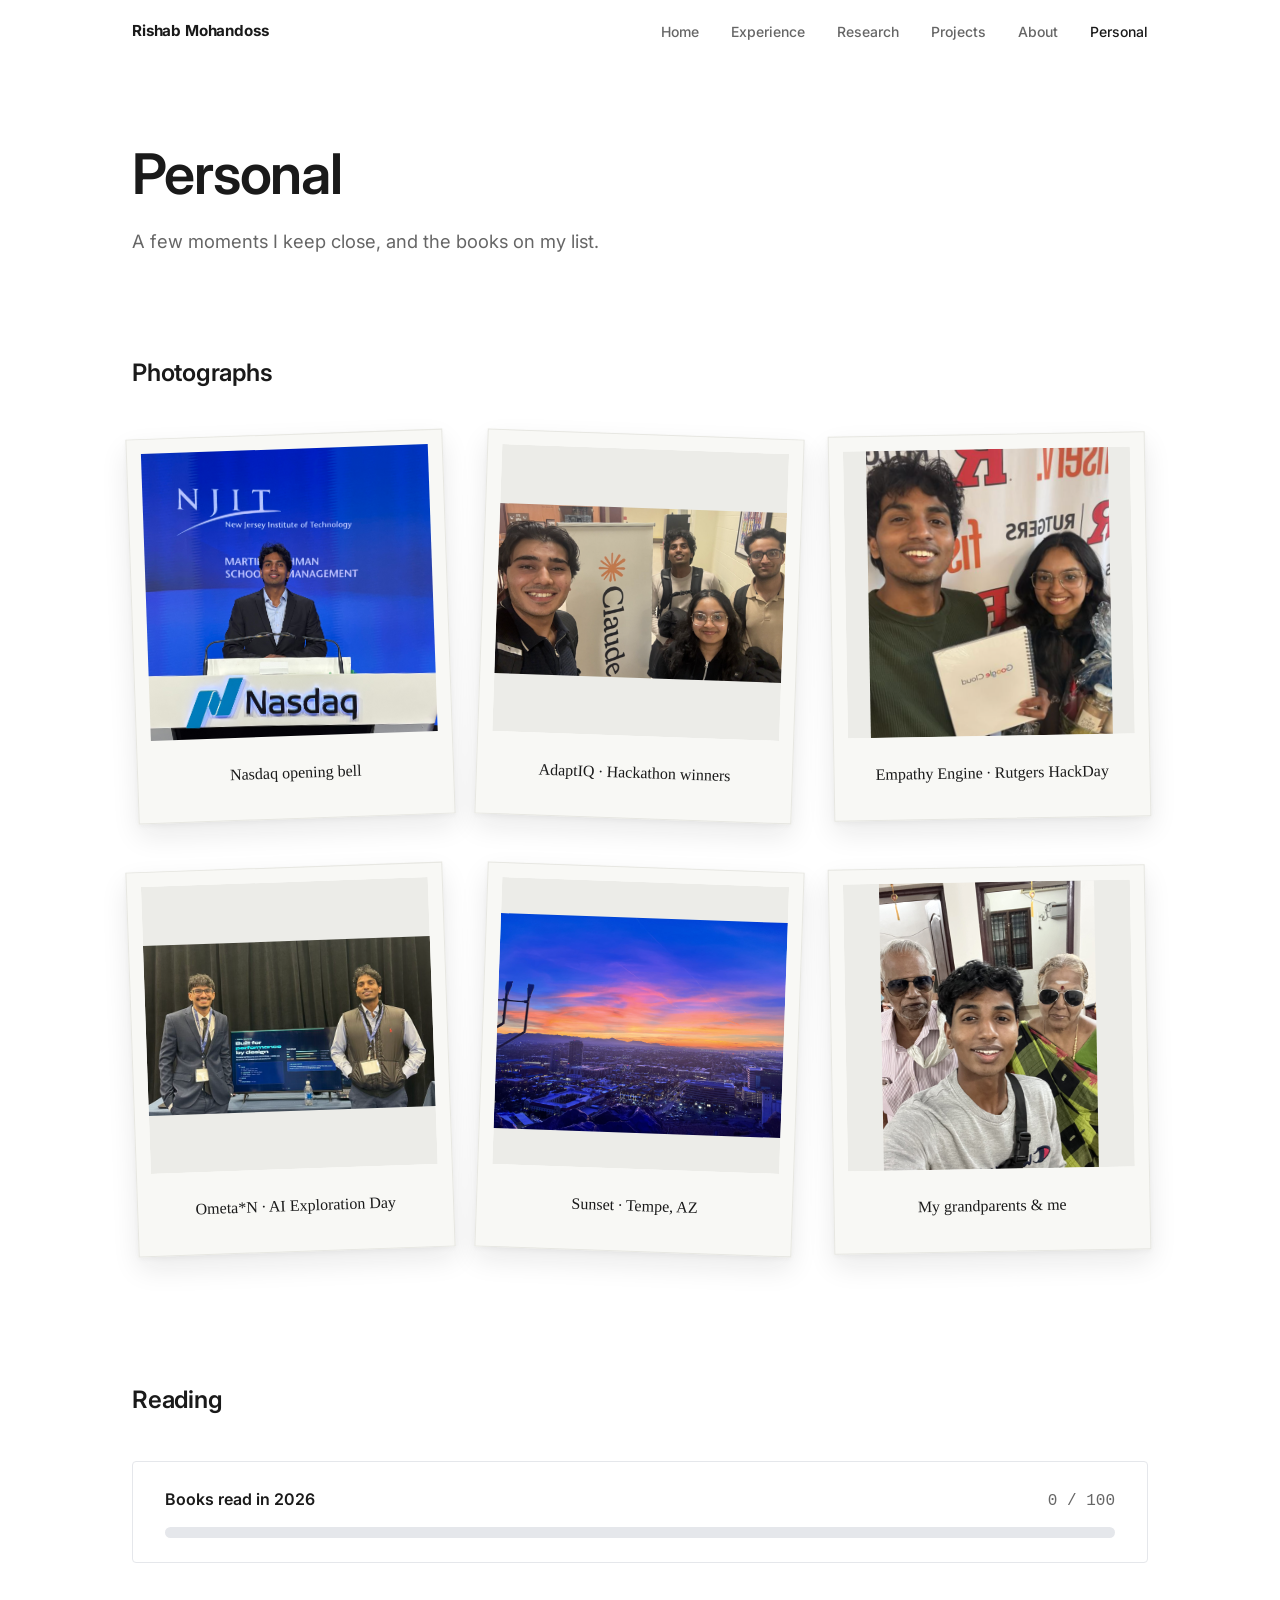
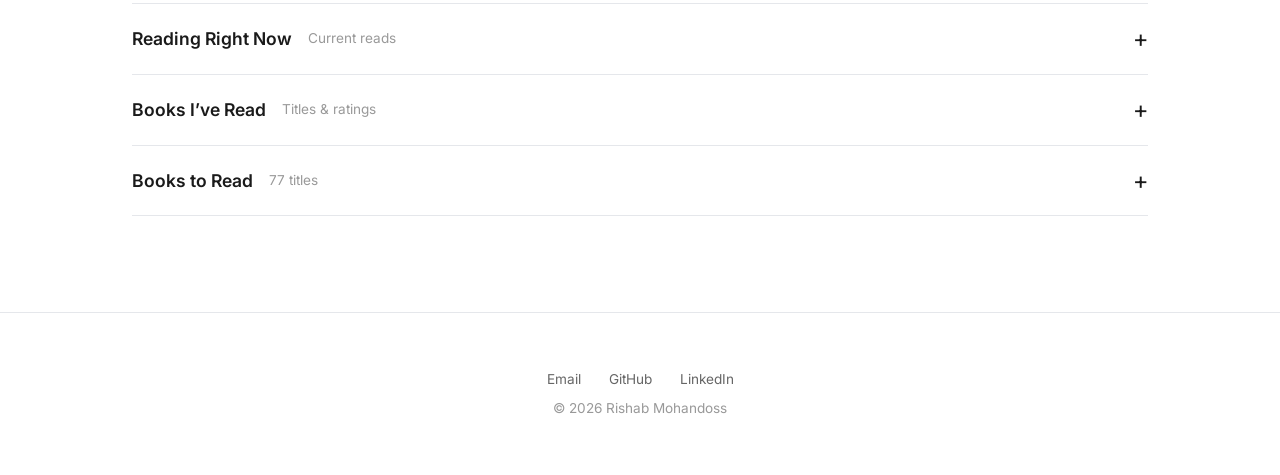
<file: personal.html>
<!DOCTYPE html>
<html lang="en">
<head>
  <meta charset="UTF-8">
  <meta name="viewport" content="width=device-width, initial-scale=1.0">
  <title>Personal — Rishab Mohandoss</title>
  <meta name="description" content="A personal photo collection and reading list from Rishab Mohandoss.">
  <link rel="stylesheet" href="css/style.css">
</head>
<body>
  <header class="site-header" id="siteHeader">
    <nav aria-label="Main navigation">
      <a class="brand" href="index.html">Rishab Mohandoss</a>
      <button class="nav-toggle" id="navToggle" aria-expanded="false" aria-controls="navMenu" aria-label="Toggle navigation menu">
        <span></span><span></span><span></span>
      </button>
      <ul class="nav-menu" id="navMenu">
        <li><a href="index.html">Home</a></li>
        <li><a href="experience.html">Experience</a></li>
        <li><a href="research.html">Research</a></li>
        <li><a href="projects.html">Projects</a></li>
        <li><a href="about.html">About</a></li>
        <li><a href="personal.html" class="active" aria-current="page">Personal</a></li>
      </ul>
    </nav>
  </header>

  <main>
    <h1 class="page-title">Personal</h1>
    <p class="page-intro">A few moments I keep close, and the books on my list.</p>

    <section class="reveal" aria-labelledby="photos-heading">
      <h2 class="section-heading" id="photos-heading">Photographs</h2>
      <div class="personal-photo-grid">
        <figure class="hero-photo-wrap personal-polaroid">
          <div class="hero-photo-frame"><img src="assets/nasdaq-headshot.jpeg" alt="Rishab Mohandoss at the Nasdaq opening bell" class="hero-photo" loading="lazy"></div>
          <figcaption>Nasdaq opening bell</figcaption>
        </figure>
        <figure class="hero-photo-wrap personal-polaroid">
          <div class="hero-photo-frame"><img src="assets/adaptiq-hackathon.png" alt="Rishab and his AdaptIQ team beside a Claude banner" class="moment-photo" loading="lazy"></div>
          <figcaption>AdaptIQ · Hackathon winners</figcaption>
        </figure>
        <figure class="hero-photo-wrap personal-polaroid">
          <div class="hero-photo-frame"><img src="assets/empathy-engine-hackday.png" alt="Rishab and Mayukha celebrating their Rutgers HackDay win" class="moment-photo" loading="lazy"></div>
          <figcaption>Empathy Engine · Rutgers HackDay</figcaption>
        </figure>
        <figure class="hero-photo-wrap personal-polaroid">
          <div class="hero-photo-frame"><img src="assets/ometa-ai-exploration.png" alt="Rishab and Amogh Karee presenting Ometa*N at NJIT’s AI Exploration Day" class="moment-photo" loading="lazy"></div>
          <figcaption>Ometa*N · AI Exploration Day</figcaption>
        </figure>
        <figure class="hero-photo-wrap personal-polaroid">
          <div class="hero-photo-frame"><img src="assets/sunset-tempe.jpg" alt="Sunset in Tempe, Arizona" class="moment-photo" loading="lazy"></div>
          <figcaption>Sunset · Tempe, AZ</figcaption>
        </figure>
        <figure class="hero-photo-wrap personal-polaroid">
          <div class="hero-photo-frame"><img src="assets/grandparents.jpg" alt="Rishab with his grandparents" class="moment-photo" loading="lazy"></div>
          <figcaption>My grandparents &amp; me</figcaption>
        </figure>
      </div>
    </section>

    <section class="reveal" aria-labelledby="reading-heading">
      <h2 class="section-heading" id="reading-heading">Reading</h2>
      <div class="reading-goal">
        <div class="reading-goal-label">
          <h3>Books read in 2026</h3>
          <p><span id="booksReadCount">0</span> / 100</p>
        </div>
        <progress id="booksReadProgress" max="100" value="0" aria-label="Books read in 2026"></progress>
      </div>

      <div class="reading-accordions">
        <details class="reading-accordion">
          <summary><span>Reading Right Now</span><span class="reading-summary-note">Current reads</span></summary>
          <div class="reading-accordion-content">
            <p class="reading-empty">I’ll add my current books here soon.</p>
          </div>
        </details>

        <details class="reading-accordion">
          <summary><span>Books I’ve Read</span><span class="reading-summary-note">Titles &amp; ratings</span></summary>
          <div class="reading-accordion-content">
            <p class="reading-empty">Books and ratings coming soon.</p>
            <ul class="read-books-list" id="booksRead"></ul>
          </div>
        </details>

        <details class="reading-accordion">
          <summary><span>Books to Read</span><span class="reading-summary-note">77 titles</span></summary>
          <div class="reading-accordion-content">
            <p class="reading-list-note">Check off the books as you go. Your selections are saved in this browser.</p>
      <ul class="reading-list" id="booksToRead">
                <li><label><input type="checkbox" data-book="0" aria-label="Mark 3% Man as read"><span>3% Man</span></label></li>
        <li><label><input type="checkbox" data-book="1" aria-label="Mark Accelerate as read"><span>Accelerate</span></label></li>
        <li><label><input type="checkbox" data-book="2" aria-label="Mark Active Portfolio Management as read"><span>Active Portfolio Management</span></label></li>
        <li><label><input type="checkbox" data-book="3" aria-label="Mark Architecting the Cloud as read"><span>Architecting the Cloud</span></label></li>
        <li><label><input type="checkbox" data-book="4" aria-label="Mark Ashtavakra Gita as read"><span>Ashtavakra Gita</span></label></li>
        <li><label><input type="checkbox" data-book="5" aria-label="Mark Autobiography of a Yogi as read"><span>Autobiography of a Yogi</span></label></li>
        <li><label><input type="checkbox" data-book="6" aria-label="Mark Barbarians at the Gate as read"><span>Barbarians at the Gate</span></label></li>
        <li><label><input type="checkbox" data-book="7" aria-label="Mark Be Useful: Seven Tools for Life as read"><span>Be Useful: Seven Tools for Life</span></label></li>
        <li><label><input type="checkbox" data-book="8" aria-label="Mark Beyond Good and Evil as read"><span>Beyond Good and Evil</span></label></li>
        <li><label><input type="checkbox" data-book="9" aria-label="Mark Caesar&#x27;s Palace Coup as read"><span>Caesar&#x27;s Palace Coup</span></label></li>
        <li><label><input type="checkbox" data-book="10" aria-label="Mark Clear Thinking as read"><span>Clear Thinking</span></label></li>
        <li><label><input type="checkbox" data-book="11" aria-label="Mark Crime and Punishment as read"><span>Crime and Punishment</span></label></li>
        <li><label><input type="checkbox" data-book="12" aria-label="Mark Designing Data-Intensive Applications as read"><span>Designing Data-Intensive Applications</span></label></li>
        <li><label><input type="checkbox" data-book="13" aria-label="Mark Economic Facts and Fallacies as read"><span>Economic Facts and Fallacies</span></label></li>
        <li><label><input type="checkbox" data-book="14" aria-label="Mark Economism as read"><span>Economism</span></label></li>
        <li><label><input type="checkbox" data-book="15" aria-label="Mark Elon Musk as read"><span>Elon Musk</span></label></li>
        <li><label><input type="checkbox" data-book="16" aria-label="Mark Fooled by Randomness as read"><span>Fooled by Randomness</span></label></li>
        <li><label><input type="checkbox" data-book="17" aria-label="Mark Forget the Alamo as read"><span>Forget the Alamo</span></label></li>
        <li><label><input type="checkbox" data-book="18" aria-label="Mark Forty Years a Gambler on the Mississippi as read"><span>Forty Years a Gambler on the Mississippi</span></label></li>
        <li><label><input type="checkbox" data-book="19" aria-label="Mark Free Lunch Thinking as read"><span>Free Lunch Thinking</span></label></li>
        <li><label><input type="checkbox" data-book="20" aria-label="Mark Fundamentals of Data Engineering as read"><span>Fundamentals of Data Engineering</span></label></li>
        <li><label><input type="checkbox" data-book="21" aria-label="Mark Generative AI System Design Interviews as read"><span>Generative AI System Design Interviews</span></label></li>
        <li><label><input type="checkbox" data-book="22" aria-label="Mark God or Space? as read"><span>God or Space?</span></label></li>
        <li><label><input type="checkbox" data-book="23" aria-label="Mark Going Infinite as read"><span>Going Infinite</span></label></li>
        <li><label><input type="checkbox" data-book="24" aria-label="Mark Good Economics for Hard Times as read"><span>Good Economics for Hard Times</span></label></li>
        <li><label><input type="checkbox" data-book="25" aria-label="Mark How Markets Fail as read"><span>How Markets Fail</span></label></li>
        <li><label><input type="checkbox" data-book="26" aria-label="Mark How to Be Alone as read"><span>How to Be Alone</span></label></li>
        <li><label><input type="checkbox" data-book="27" aria-label="Mark I Will Teach You to Be Rich as read"><span>I Will Teach You to Be Rich</span></label></li>
        <li><label><input type="checkbox" data-book="28" aria-label="Mark Letters from a Stoic as read"><span>Letters from a Stoic</span></label></li>
        <li><label><input type="checkbox" data-book="29" aria-label="Mark Liar&#x27;s Poker as read"><span>Liar&#x27;s Poker</span></label></li>
        <li><label><input type="checkbox" data-book="30" aria-label="Mark Machine Learning for Algorithmic Trading as read"><span>Machine Learning for Algorithmic Trading</span></label></li>
        <li><label><input type="checkbox" data-book="31" aria-label="Mark Man&#x27;s Search for Meaning as read"><span>Man&#x27;s Search for Meaning</span></label></li>
        <li><label><input type="checkbox" data-book="32" aria-label="Mark Meditations as read"><span>Meditations</span></label></li>
        <li><label><input type="checkbox" data-book="33" aria-label="Mark Modern Man in Search of a Soul as read"><span>Modern Man in Search of a Soul</span></label></li>
        <li><label><input type="checkbox" data-book="34" aria-label="Mark Monkey Business as read"><span>Monkey Business</span></label></li>
        <li><label><input type="checkbox" data-book="35" aria-label="Mark Narrative Economics as read"><span>Narrative Economics</span></label></li>
        <li><label><input type="checkbox" data-book="36" aria-label="Mark Never Split the Difference as read"><span>Never Split the Difference</span></label></li>
        <li><label><input type="checkbox" data-book="37" aria-label="Mark No Longer Human as read"><span>No Longer Human</span></label></li>
        <li><label><input type="checkbox" data-book="38" aria-label="Mark Notes from the Underground as read"><span>Notes from the Underground</span></label></li>
        <li><label><input type="checkbox" data-book="39" aria-label="Mark Outlive as read"><span>Outlive</span></label></li>
        <li><label><input type="checkbox" data-book="40" aria-label="Mark Platform Engineering on Kubernetes as read"><span>Platform Engineering on Kubernetes</span></label></li>
        <li><label><input type="checkbox" data-book="41" aria-label="Mark Poor Economics as read"><span>Poor Economics</span></label></li>
        <li><label><input type="checkbox" data-book="42" aria-label="Mark Principles as read"><span>Principles</span></label></li>
        <li><label><input type="checkbox" data-book="43" aria-label="Mark Python for Finance as read"><span>Python for Finance</span></label></li>
        <li><label><input type="checkbox" data-book="44" aria-label="Mark Read People Like a Book as read"><span>Read People Like a Book</span></label></li>
        <li><label><input type="checkbox" data-book="45" aria-label="Mark Salt as read"><span>Salt</span></label></li>
        <li><label><input type="checkbox" data-book="46" aria-label="Mark Sapiens as read"><span>Sapiens</span></label></li>
        <li><label><input type="checkbox" data-book="47" aria-label="Mark Surrounded by Psychopaths as read"><span>Surrounded by Psychopaths</span></label></li>
        <li><label><input type="checkbox" data-book="48" aria-label="Mark System Design Interview as read"><span>System Design Interview</span></label></li>
        <li><label><input type="checkbox" data-book="49" aria-label="Mark Terraform: Up &amp; Running as read"><span>Terraform: Up &amp; Running</span></label></li>
        <li><label><input type="checkbox" data-book="50" aria-label="Mark The 33 Strategies of War as read"><span>The 33 Strategies of War</span></label></li>
        <li><label><input type="checkbox" data-book="51" aria-label="Mark The 48 Laws of Power as read"><span>The 48 Laws of Power</span></label></li>
        <li><label><input type="checkbox" data-book="52" aria-label="Mark The Big Short as read"><span>The Big Short</span></label></li>
        <li><label><input type="checkbox" data-book="53" aria-label="Mark The Body as read"><span>The Body</span></label></li>
        <li><label><input type="checkbox" data-book="54" aria-label="Mark The Daily Laws as read"><span>The Daily Laws</span></label></li>
        <li><label><input type="checkbox" data-book="55" aria-label="Mark The DevOps Handbook as read"><span>The DevOps Handbook</span></label></li>
        <li><label><input type="checkbox" data-book="56" aria-label="Mark The Fish That Ate the Whale as read"><span>The Fish That Ate the Whale</span></label></li>
        <li><label><input type="checkbox" data-book="57" aria-label="Mark The Gulag Archipelago as read"><span>The Gulag Archipelago</span></label></li>
        <li><label><input type="checkbox" data-book="58" aria-label="Mark The Immortal Life of Henrietta Lacks as read"><span>The Immortal Life of Henrietta Lacks</span></label></li>
        <li><label><input type="checkbox" data-book="59" aria-label="Mark The Intelligent Investor as read"><span>The Intelligent Investor</span></label></li>
        <li><label><input type="checkbox" data-book="60" aria-label="Mark The Little Book That Beats the Market as read"><span>The Little Book That Beats the Market</span></label></li>
        <li><label><input type="checkbox" data-book="61" aria-label="Mark The Man Who Solved the Market as read"><span>The Man Who Solved the Market</span></label></li>
        <li><label><input type="checkbox" data-book="62" aria-label="Mark The Millionaire Fastlane as read"><span>The Millionaire Fastlane</span></label></li>
        <li><label><input type="checkbox" data-book="63" aria-label="Mark The Obstacle is the Way as read"><span>The Obstacle is the Way</span></label></li>
        <li><label><input type="checkbox" data-book="64" aria-label="Mark The Phoenix Project as read"><span>The Phoenix Project</span></label></li>
        <li><label><input type="checkbox" data-book="65" aria-label="Mark The Rally as read"><span>The Rally</span></label></li>
        <li><label><input type="checkbox" data-book="66" aria-label="Mark The Shadow of the Wind as read"><span>The Shadow of the Wind</span></label></li>
        <li><label><input type="checkbox" data-book="67" aria-label="Mark The Simple Path to Wealth as read"><span>The Simple Path to Wealth</span></label></li>
        <li><label><input type="checkbox" data-book="68" aria-label="Mark The Wager as read"><span>The Wager</span></label></li>
        <li><label><input type="checkbox" data-book="69" aria-label="Mark The Warren Buffett Way as read"><span>The Warren Buffett Way</span></label></li>
        <li><label><input type="checkbox" data-book="70" aria-label="Mark Think and Grow Rich as read"><span>Think and Grow Rich</span></label></li>
        <li><label><input type="checkbox" data-book="71" aria-label="Mark Too Big to Fail as read"><span>Too Big to Fail</span></label></li>
        <li><label><input type="checkbox" data-book="72" aria-label="Mark Visualizing Generative AI as read"><span>Visualizing Generative AI</span></label></li>
        <li><label><input type="checkbox" data-book="73" aria-label="Mark Who Am I? as read"><span>Who Am I?</span></label></li>
        <li><label><input type="checkbox" data-book="74" aria-label="Mark Why Fish Don&#x27;t Exist as read"><span>Why Fish Don&#x27;t Exist</span></label></li>
        <li><label><input type="checkbox" data-book="75" aria-label="Mark Why Nations Fail as read"><span>Why Nations Fail</span></label></li>
        <li><label><input type="checkbox" data-book="76" aria-label="Mark Zero to One as read"><span>Zero to One</span></label></li>
      </ul>
          </div>
        </details>
      </div>
    </section>
  </main>

  <footer>
    <p>
      <a href="mailto:rishabmohandoss@gmail.com">Email</a>
      <a href="https://github.com/rishabmohandoss" target="_blank" rel="noopener">GitHub</a>
      <a href="https://www.linkedin.com/in/rishab-mohandoss" target="_blank" rel="noopener">LinkedIn</a>
    </p>
    <p>© 2026 Rishab Mohandoss</p>
  </footer>

  <script src="js/animations.js"></script>
  <script src="js/personal.js"></script>
</body>
</html>
</file>
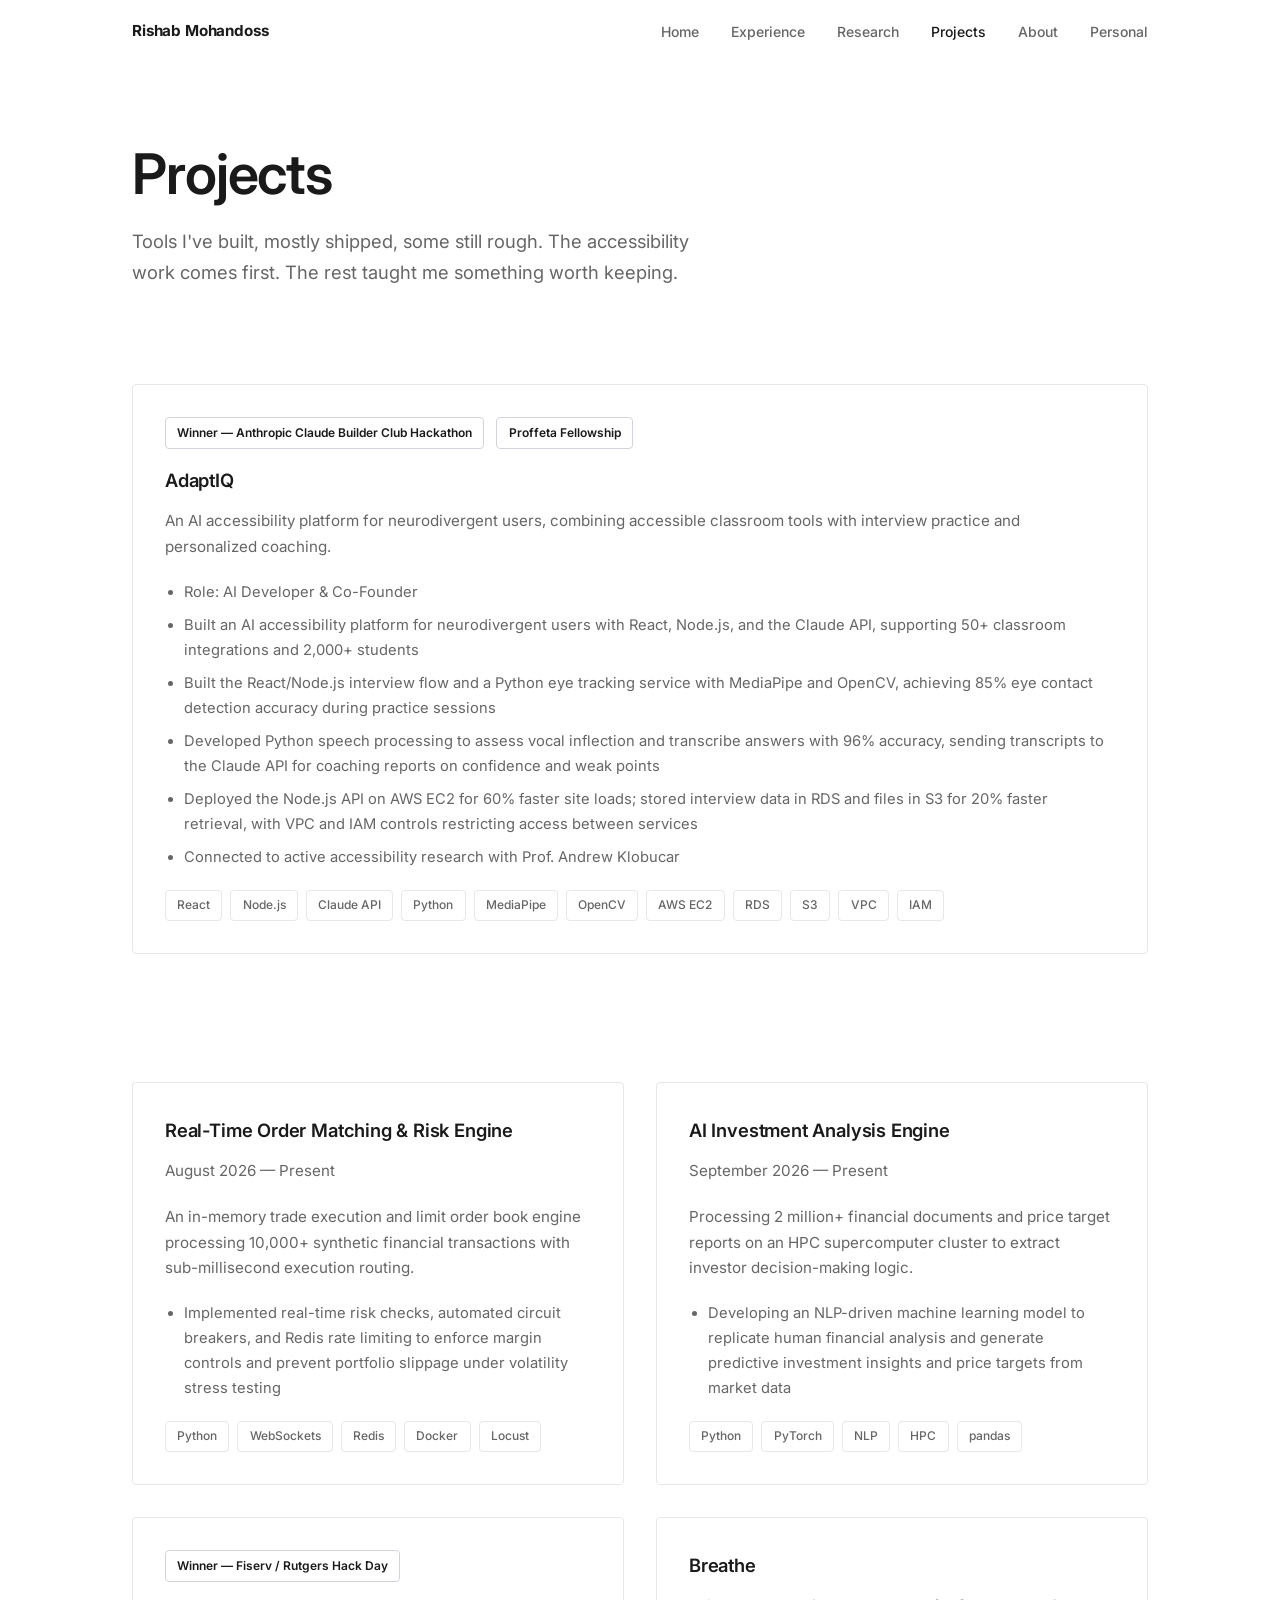
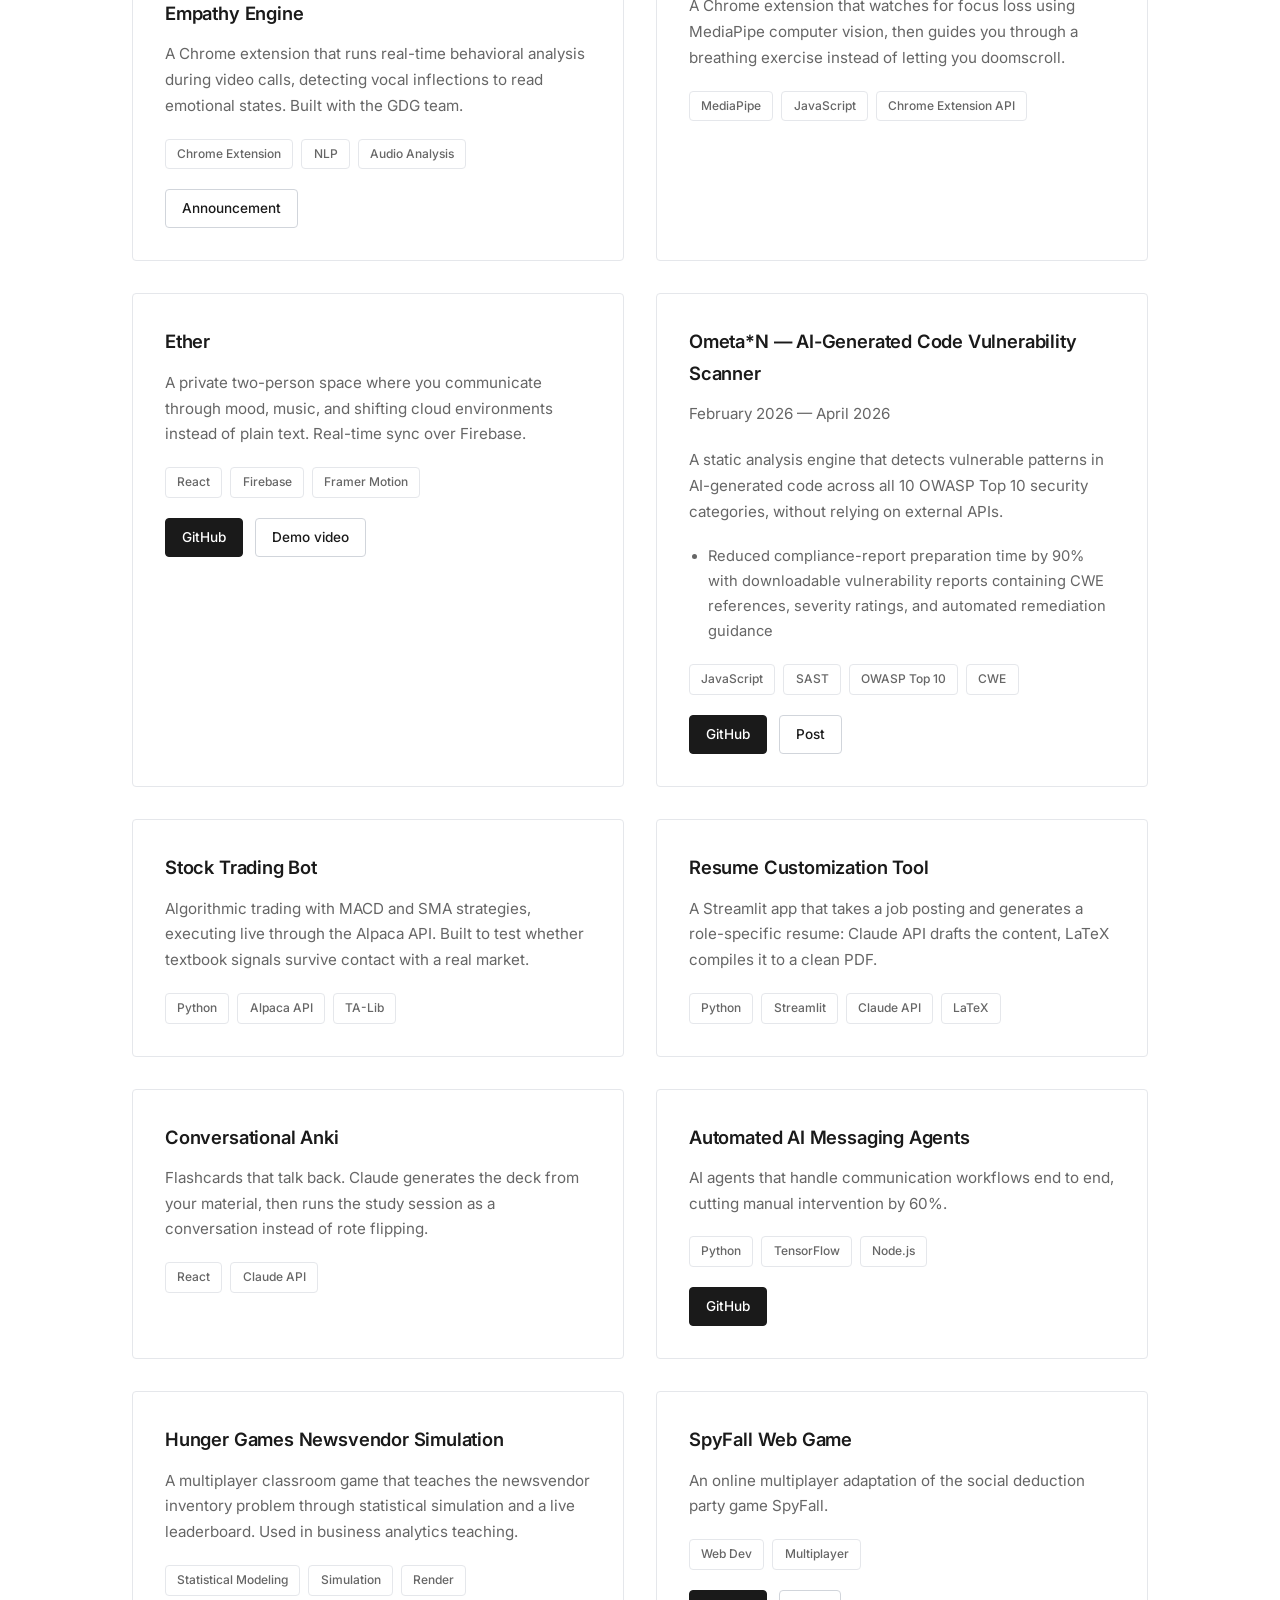
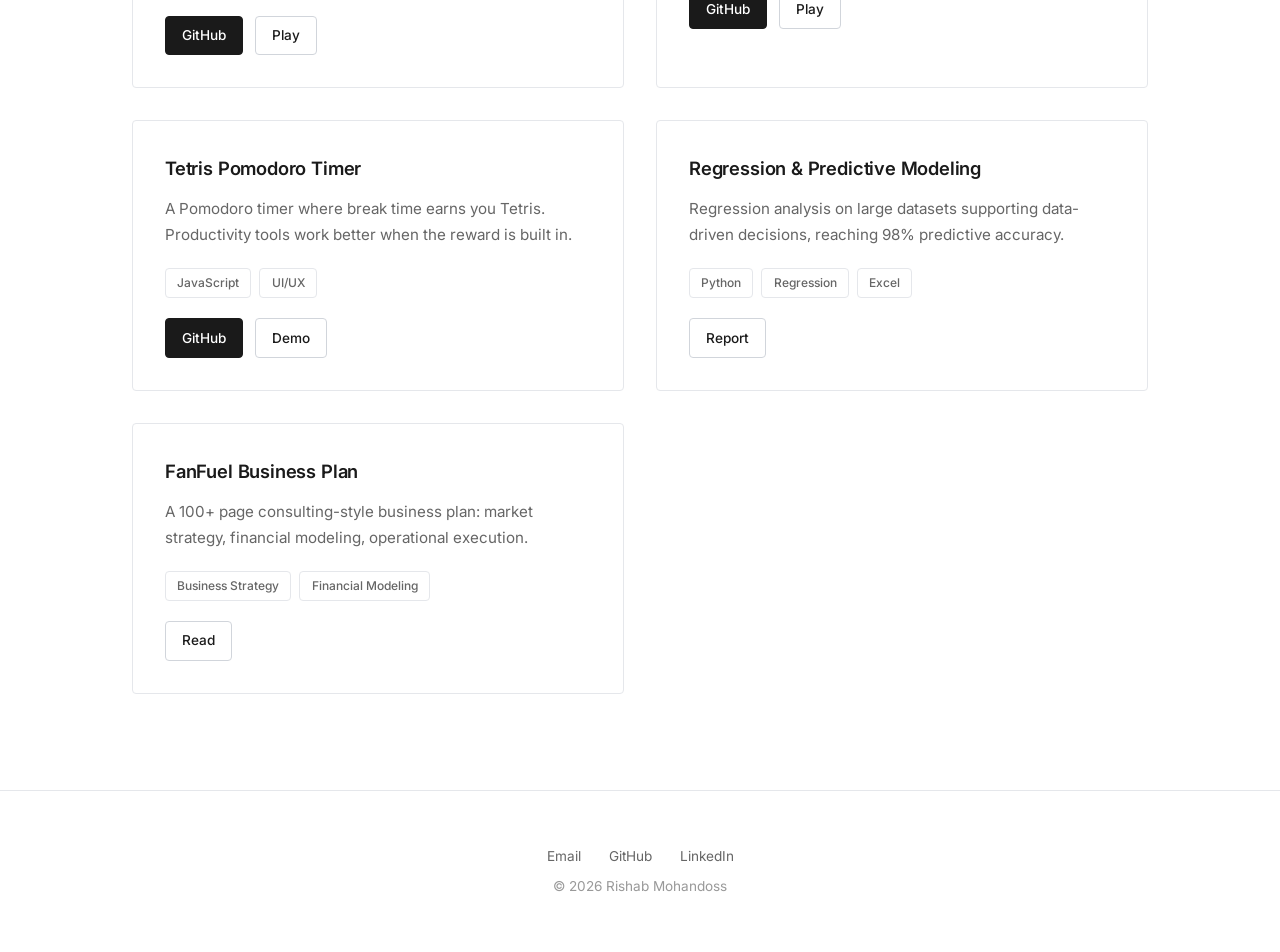
<file: projects.html>
<!DOCTYPE html>
<html lang="en">
<head>
  <meta charset="UTF-8">
  <meta name="viewport" content="width=device-width, initial-scale=1.0">
  <title>Projects — Rishab Mohandoss</title>
  <meta name="description" content="Projects by Rishab Mohandoss: AdaptIQ, real-time order matching, AI investment analysis, code security, and more.">
  <link rel="stylesheet" href="css/style.css">
</head>
<body>

  <header class="site-header" id="siteHeader">
    <nav aria-label="Main navigation">
      <a class="brand" href="index.html">Rishab Mohandoss</a>
      <button class="nav-toggle" id="navToggle" aria-expanded="false" aria-controls="navMenu" aria-label="Toggle navigation menu">
        <span></span><span></span><span></span>
      </button>
      <ul class="nav-menu" id="navMenu">
        <li><a href="index.html">Home</a></li>
        <li><a href="experience.html">Experience</a></li>
        <li><a href="research.html">Research</a></li>
        <li><a href="projects.html" class="active" aria-current="page">Projects</a></li>
        <li><a href="about.html">About</a></li>
        <li><a href="personal.html">Personal</a></li>
      </ul>
    </nav>
  </header>

  <main>
    <h1 class="page-title">Projects</h1>
    <p class="page-intro">
      Tools I've built, mostly shipped, some still rough. The accessibility work comes first. The rest taught me something worth keeping.
    </p>

    <section class="reveal" aria-label="Featured project">
      <article class="card">
        <div>
          <span class="badge">Winner — Anthropic Claude Builder Club Hackathon</span>
          <span class="badge">Proffeta Fellowship</span>
        </div>
        <h3 id="adaptiq">AdaptIQ</h3>
        <p>An AI accessibility platform for neurodivergent users, combining accessible classroom tools with interview practice and personalized coaching.</p>
        <ul>
            <li>Role: AI Developer &amp; Co-Founder</li>
            <li>Built an AI accessibility platform for neurodivergent users with React, Node.js, and the Claude API, supporting 50+ classroom integrations and 2,000+ students</li>
            <li>Built the React/Node.js interview flow and a Python eye tracking service with MediaPipe and OpenCV, achieving 85% eye contact detection accuracy during practice sessions</li>
            <li>Developed Python speech processing to assess vocal inflection and transcribe answers with 96% accuracy, sending transcripts to the Claude API for coaching reports on confidence and weak points</li>
            <li>Deployed the Node.js API on AWS EC2 for 60% faster site loads; stored interview data in RDS and files in S3 for 20% faster retrieval, with VPC and IAM controls restricting access between services</li>
            <li>Connected to active accessibility research with Prof. Andrew Klobucar</li>
          </ul>
        <div class="tags">
            <span class="tag">React</span><span class="tag">Node.js</span><span class="tag">Claude API</span><span class="tag">Python</span><span class="tag">MediaPipe</span><span class="tag">OpenCV</span><span class="tag">AWS EC2</span><span class="tag">RDS</span><span class="tag">S3</span><span class="tag">VPC</span><span class="tag">IAM</span>
          </div>
      </article>
    </section>

    <section class="reveal" aria-label="All projects">
      <div class="card-grid">

        <article class="card">
          <h3>Real-Time Order Matching &amp; Risk Engine</h3>
          <p class="project-date">August 2026 — Present</p>
          <p>An in-memory trade execution and limit order book engine processing 10,000+ synthetic financial transactions with sub-millisecond execution routing.</p>
          <ul>
            <li>Implemented real-time risk checks, automated circuit breakers, and Redis rate limiting to enforce margin controls and prevent portfolio slippage under volatility stress testing</li>
          </ul>
          <div class="tags">
            <span class="tag">Python</span><span class="tag">WebSockets</span><span class="tag">Redis</span><span class="tag">Docker</span><span class="tag">Locust</span>
          </div>
        </article>

        <article class="card">
          <h3>AI Investment Analysis Engine</h3>
          <p class="project-date">September 2026 — Present</p>
          <p>Processing 2 million+ financial documents and price target reports on an HPC supercomputer cluster to extract investor decision-making logic.</p>
          <ul>
            <li>Developing an NLP-driven machine learning model to replicate human financial analysis and generate predictive investment insights and price targets from market data</li>
          </ul>
          <div class="tags">
            <span class="tag">Python</span><span class="tag">PyTorch</span><span class="tag">NLP</span><span class="tag">HPC</span><span class="tag">pandas</span>
          </div>
        </article>


        <article class="card">
          <span class="badge">Winner — Fiserv / Rutgers Hack Day</span>
          <h3 id="empathy-engine">Empathy Engine</h3>
          <p>A Chrome extension that runs real-time behavioral analysis during video calls, detecting vocal inflections to read emotional states. Built with the GDG team.</p>
          <div class="tags">
            <span class="tag">Chrome Extension</span><span class="tag">NLP</span><span class="tag">Audio Analysis</span>
          </div>
          <div class="card-links">
            <a href="https://www.linkedin.com/posts/rishab-mohandoss_thrilled-to-announce-that-my-fellow-google-ugcPost-7448830772284784642-s0xI" class="card-link secondary" target="_blank" rel="noopener">Announcement</a>
          </div>
        </article>

        <article class="card">
          <h3>Breathe</h3>
          <p>A Chrome extension that watches for focus loss using MediaPipe computer vision, then guides you through a breathing exercise instead of letting you doomscroll.</p>
          <div class="tags">
            <span class="tag">MediaPipe</span><span class="tag">JavaScript</span><span class="tag">Chrome Extension API</span>
          </div>
        </article>

        <article class="card">
          <h3 id="ether">Ether</h3>
          <p>A private two-person space where you communicate through mood, music, and shifting cloud environments instead of plain text. Real-time sync over Firebase.</p>
          <div class="tags">
            <span class="tag">React</span><span class="tag">Firebase</span><span class="tag">Framer Motion</span>
          </div>
          <div class="card-links">
            <a href="https://github.com/rishabmohandoss/Moody" class="card-link primary" target="_blank" rel="noopener">GitHub</a>
            <a href="assets/ether-demo.mp4" class="card-link secondary" target="_blank">Demo video</a>
          </div>
        </article>

        <article class="card">
          <h3 id="ometa">Ometa*N — AI-Generated Code Vulnerability Scanner</h3>
          <p class="project-date">February 2026 — April 2026</p>
          <p>A static analysis engine that detects vulnerable patterns in AI-generated code across all 10 OWASP Top 10 security categories, without relying on external APIs.</p>
          <ul>
            <li>Reduced compliance-report preparation time by 90% with downloadable vulnerability reports containing CWE references, severity ratings, and automated remediation guidance</li>
          </ul>
          <div class="tags">
            <span class="tag">JavaScript</span><span class="tag">SAST</span><span class="tag">OWASP Top 10</span><span class="tag">CWE</span>
          </div>
          <div class="card-links">
            <a href="https://github.com/rishabmohandoss/code-efficiency-checker" class="card-link primary" target="_blank" rel="noopener">GitHub</a>
            <a href="https://www.linkedin.com/posts/rishab-mohandoss_i-was-incredibly-honored-to-have-the-opportunity-ugcPost-7446738176481816576-dOjJ" class="card-link secondary" target="_blank" rel="noopener">Post</a>
          </div>
        </article>

        <article class="card">
          <h3>Stock Trading Bot</h3>
          <p>Algorithmic trading with MACD and SMA strategies, executing live through the Alpaca API. Built to test whether textbook signals survive contact with a real market.</p>
          <div class="tags">
            <span class="tag">Python</span><span class="tag">Alpaca API</span><span class="tag">TA-Lib</span>
          </div>
        </article>

        <article class="card">
          <h3>Resume Customization Tool</h3>
          <p>A Streamlit app that takes a job posting and generates a role-specific resume: Claude API drafts the content, LaTeX compiles it to a clean PDF.</p>
          <div class="tags">
            <span class="tag">Python</span><span class="tag">Streamlit</span><span class="tag">Claude API</span><span class="tag">LaTeX</span>
          </div>
        </article>

        <article class="card">
          <h3>Conversational Anki</h3>
          <p>Flashcards that talk back. Claude generates the deck from your material, then runs the study session as a conversation instead of rote flipping.</p>
          <div class="tags">
            <span class="tag">React</span><span class="tag">Claude API</span>
          </div>
        </article>

        <article class="card">
          <h3>Automated AI Messaging Agents</h3>
          <p>AI agents that handle communication workflows end to end, cutting manual intervention by 60%.</p>
          <div class="tags">
            <span class="tag">Python</span><span class="tag">TensorFlow</span><span class="tag">Node.js</span>
          </div>
          <div class="card-links">
            <a href="https://github.com/rishabmohandoss/whatsapp-bot" class="card-link primary" target="_blank" rel="noopener">GitHub</a>
          </div>
        </article>

        <article class="card">
          <h3>Hunger Games Newsvendor Simulation</h3>
          <p>A multiplayer classroom game that teaches the newsvendor inventory problem through statistical simulation and a live leaderboard. Used in business analytics teaching.</p>
          <div class="tags">
            <span class="tag">Statistical Modeling</span><span class="tag">Simulation</span><span class="tag">Render</span>
          </div>
          <div class="card-links">
            <a href="https://github.com/rishabmohandoss/Hunger-Games" class="card-link primary" target="_blank" rel="noopener">GitHub</a>
            <a href="https://hunger-games-2idn.onrender.com/" class="card-link secondary" target="_blank" rel="noopener">Play</a>
          </div>
        </article>

        <article class="card">
          <h3>SpyFall Web Game</h3>
          <p>An online multiplayer adaptation of the social deduction party game SpyFall.</p>
          <div class="tags">
            <span class="tag">Web Dev</span><span class="tag">Multiplayer</span>
          </div>
          <div class="card-links">
            <a href="https://github.com/rishabmohandoss/SpyFall" class="card-link primary" target="_blank" rel="noopener">GitHub</a>
            <a href="https://rishabmohandoss.github.io/SpyFall/" class="card-link secondary" target="_blank" rel="noopener">Play</a>
          </div>
        </article>

        <article class="card">
          <h3>Tetris Pomodoro Timer</h3>
          <p>A Pomodoro timer where break time earns you Tetris. Productivity tools work better when the reward is built in.</p>
          <div class="tags">
            <span class="tag">JavaScript</span><span class="tag">UI/UX</span>
          </div>
          <div class="card-links">
            <a href="https://github.com/rishabmohandoss/Tetris-Pomodoro-Timer" class="card-link primary" target="_blank" rel="noopener">GitHub</a>
            <a href="https://rishabmohandoss.github.io/Tetris-Pomodoro-Timer/" class="card-link secondary" target="_blank" rel="noopener">Demo</a>
          </div>
        </article>

        <article class="card">
          <h3>Regression &amp; Predictive Modeling</h3>
          <p>Regression analysis on large datasets supporting data-driven decisions, reaching 98% predictive accuracy.</p>
          <div class="tags">
            <span class="tag">Python</span><span class="tag">Regression</span><span class="tag">Excel</span>
          </div>
          <div class="card-links">
            <a href="assets/regression-modeling-report.pdf" class="card-link secondary" target="_blank">Report</a>
          </div>
        </article>

        <article class="card">
          <h3>FanFuel Business Plan</h3>
          <p>A 100+ page consulting-style business plan: market strategy, financial modeling, operational execution.</p>
          <div class="tags">
            <span class="tag">Business Strategy</span><span class="tag">Financial Modeling</span>
          </div>
          <div class="card-links">
            <a href="assets/fanfuel-business-plan.pdf" class="card-link secondary" target="_blank">Read</a>
          </div>
        </article>

      </div>
    </section>

  </main>

  <footer>
    <p>
      <a href="mailto:rishabmohandoss@gmail.com">Email</a>
      <a href="https://github.com/rishabmohandoss" target="_blank" rel="noopener">GitHub</a>
      <a href="https://www.linkedin.com/in/rishab-mohandoss" target="_blank" rel="noopener">LinkedIn</a>
    </p>
    <p>© 2026 Rishab Mohandoss</p>
  </footer>

  <script src="js/animations.js"></script>
</body>
</html>
</file>
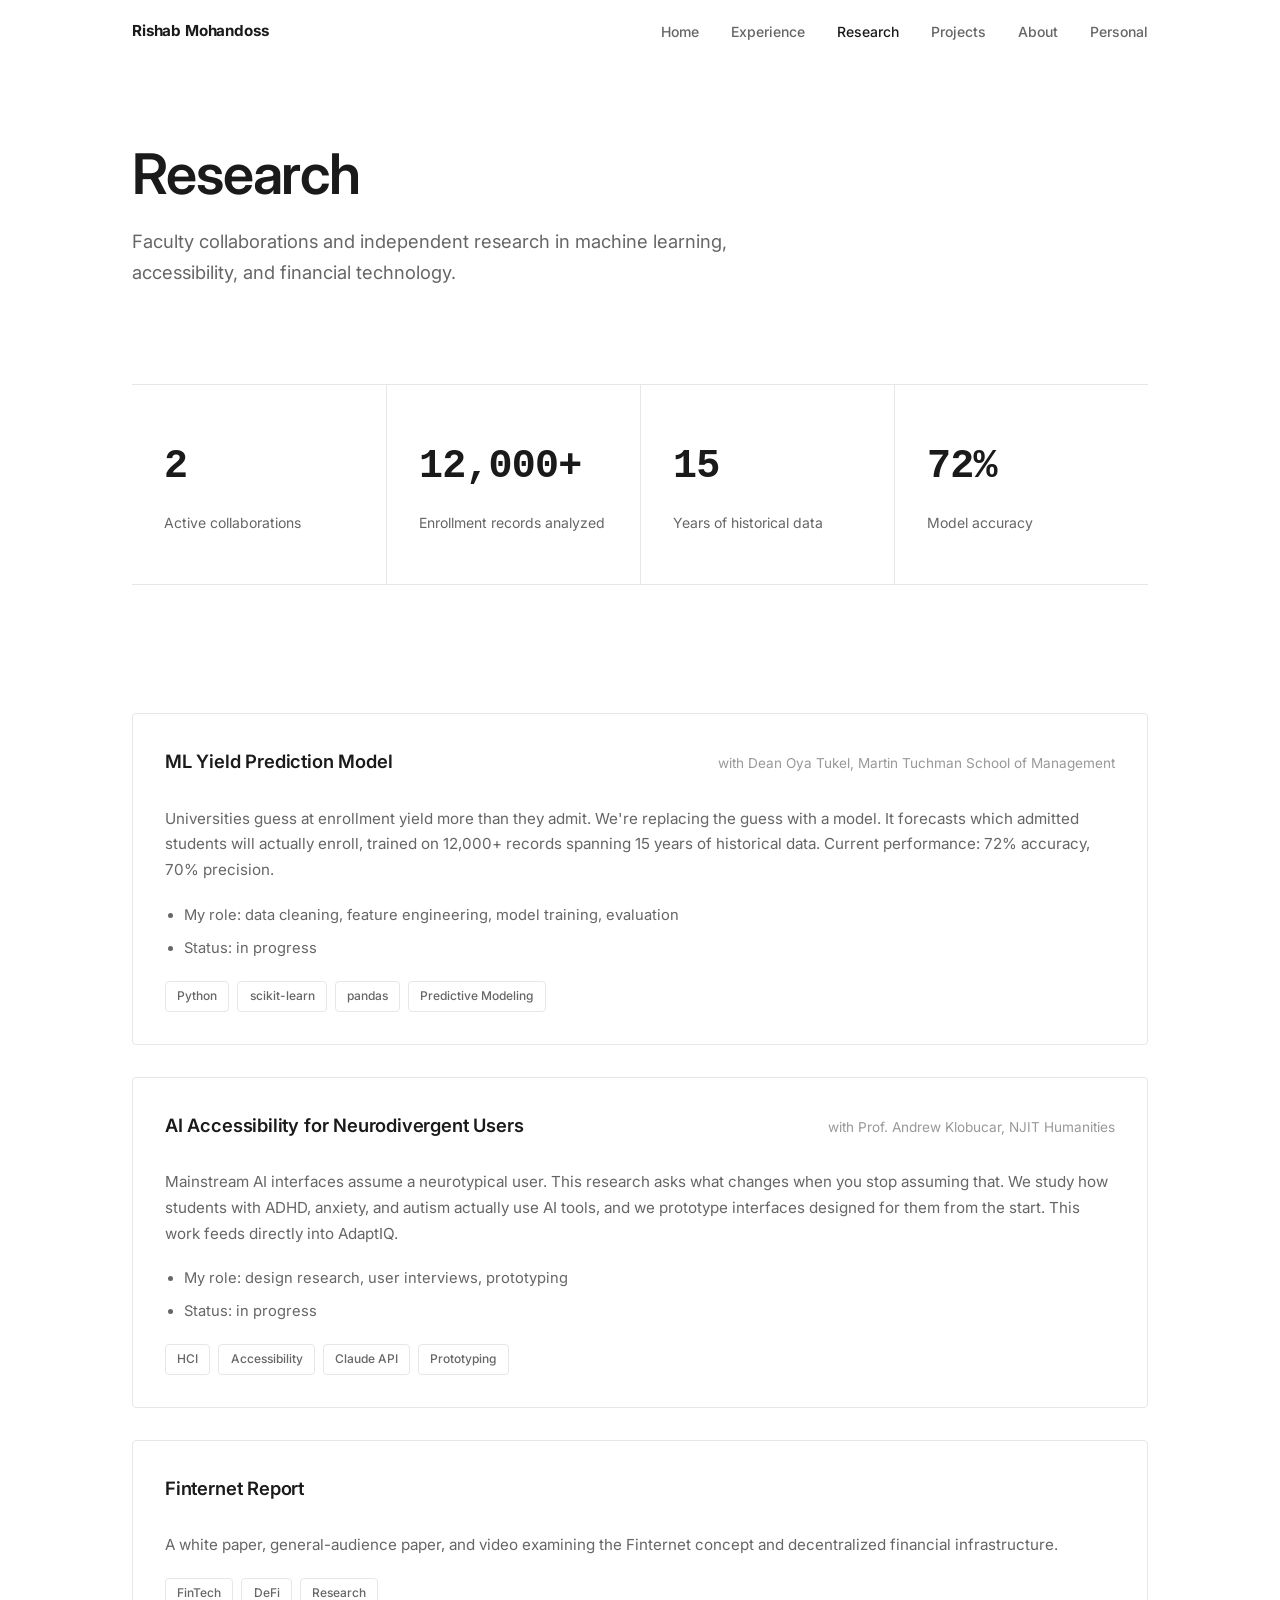
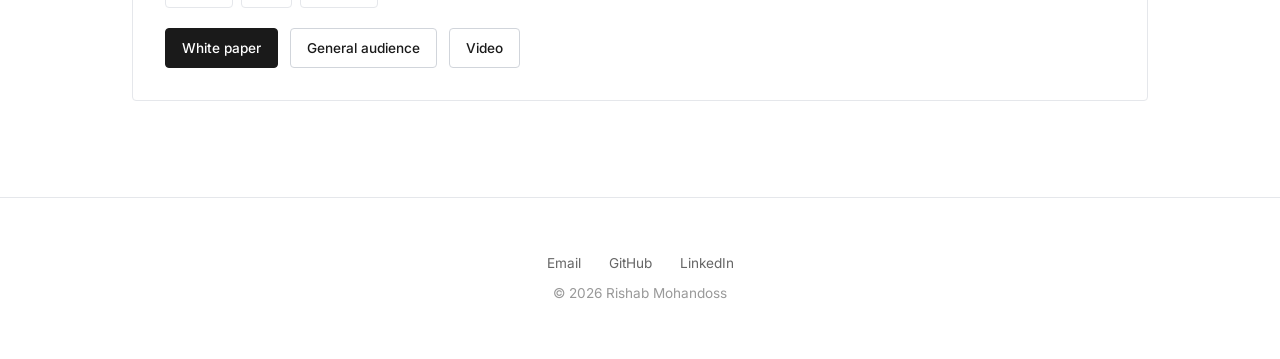
<file: research.html>
<!DOCTYPE html>
<html lang="en">
<head>
  <meta charset="UTF-8">
  <meta name="viewport" content="width=device-width, initial-scale=1.0">
  <title>Research — Rishab Mohandoss</title>
  <meta name="description" content="Research in ML enrollment yield prediction, AI accessibility for neurodivergent users, and decentralized financial infrastructure.">
  <link rel="stylesheet" href="css/style.css">
</head>
<body>

  <header class="site-header" id="siteHeader">
    <nav aria-label="Main navigation">
      <a class="brand" href="index.html">Rishab Mohandoss</a>
      <button class="nav-toggle" id="navToggle" aria-expanded="false" aria-controls="navMenu" aria-label="Toggle navigation menu">
        <span></span><span></span><span></span>
      </button>
      <ul class="nav-menu" id="navMenu">
        <li><a href="index.html">Home</a></li>
        <li><a href="experience.html">Experience</a></li>
        <li><a href="research.html" class="active" aria-current="page">Research</a></li>
        <li><a href="projects.html">Projects</a></li>
        <li><a href="about.html">About</a></li>
        <li><a href="personal.html">Personal</a></li>
      </ul>
    </nav>
  </header>

  <main>
    <h1 class="page-title">Research</h1>
    <p class="page-intro">
      Faculty collaborations and independent research in machine learning, accessibility, and financial technology.
    </p>

    <section class="reveal" aria-label="Research stats">
      <div class="stats">
        <div class="stat">
          <span class="stat-number" data-target="2">0</span>
          <span class="stat-label">Active collaborations</span>
        </div>
        <div class="stat">
          <span class="stat-number" data-target="12000" data-suffix="+">0</span>
          <span class="stat-label">Enrollment records analyzed</span>
        </div>
        <div class="stat">
          <span class="stat-number" data-target="15">0</span>
          <span class="stat-label">Years of historical data</span>
        </div>
        <div class="stat">
          <span class="stat-number" data-target="72" data-suffix="%">0</span>
          <span class="stat-label">Model accuracy</span>
        </div>
      </div>
    </section>

    <section aria-label="Research projects">

      <article class="card reveal" style="margin-bottom: 2rem;">
        <div class="card-meta">
          <h3>ML Yield Prediction Model</h3>
          <span class="role">with Dean Oya Tukel, Martin Tuchman School of Management</span>
        </div>
        <p>
          Universities guess at enrollment yield more than they admit. We're replacing the guess with a model.
          It forecasts which admitted students will actually enroll, trained on 12,000+ records spanning
          15 years of historical data. Current performance: 72% accuracy, 70% precision.
        </p>
        <ul>
          <li>My role: data cleaning, feature engineering, model training, evaluation</li>
          <li>Status: in progress</li>
        </ul>
        <div class="tags">
          <span class="tag">Python</span><span class="tag">scikit-learn</span><span class="tag">pandas</span><span class="tag">Predictive Modeling</span>
        </div>
      </article>

      <article class="card reveal" style="margin-bottom: 2rem;">
        <div class="card-meta">
          <h3>AI Accessibility for Neurodivergent Users</h3>
          <span class="role">with Prof. Andrew Klobucar, NJIT Humanities</span>
        </div>
        <p>
          Mainstream AI interfaces assume a neurotypical user. This research asks what changes when you stop
          assuming that. We study how students with ADHD, anxiety, and autism actually use AI tools, and we
          prototype interfaces designed for them from the start. This work feeds directly into AdaptIQ.
        </p>
        <ul>
          <li>My role: design research, user interviews, prototyping</li>
          <li>Status: in progress</li>
        </ul>
        <div class="tags">
          <span class="tag">HCI</span><span class="tag">Accessibility</span><span class="tag">Claude API</span><span class="tag">Prototyping</span>
        </div>
      </article>

      <article class="card reveal">
        <div class="card-meta">
          <h3>Finternet Report</h3>
        </div>
        <p>
          A white paper, general-audience paper, and video examining the Finternet concept and decentralized
          financial infrastructure.
        </p>
        <div class="tags">
          <span class="tag">FinTech</span><span class="tag">DeFi</span><span class="tag">Research</span>
        </div>
        <div class="card-links">
          <a href="assets/finternet-white-paper.pdf" class="card-link primary" target="_blank">White paper</a>
          <a href="assets/finternet-general-audience.pdf" class="card-link secondary" target="_blank">General audience</a>
          <a href="https://youtu.be/dTplA0Lag4A" class="card-link secondary" target="_blank" rel="noopener">Video</a>
        </div>
      </article>

    </section>

  </main>

  <footer>
    <p>
      <a href="mailto:rishabmohandoss@gmail.com">Email</a>
      <a href="https://github.com/rishabmohandoss" target="_blank" rel="noopener">GitHub</a>
      <a href="https://www.linkedin.com/in/rishab-mohandoss" target="_blank" rel="noopener">LinkedIn</a>
    </p>
    <p>© 2026 Rishab Mohandoss</p>
  </footer>

  <script src="js/animations.js"></script>
</body>
</html>
</file>
<file: css/style.css>
/* ───────────────────────────────────────────
   Rishab Mohandoss — Portfolio
   Monochromatic, light, minimal.
   One accent: charcoal. Air is design.
   ─────────────────────────────────────────── */

@import url('https://fonts.googleapis.com/css2?family=Inter:wght@400;500;600;700&family=Permanent+Marker&display=swap');

:root {
  --bg: #ffffff;
  --bg-soft: #fafaf9;
  --text: #1a1a1a;
  --text-secondary: #666666;
  --text-tertiary: #999999;
  --border: #e5e7eb;
  --border-dark: #d1d5db;
  --accent: #1a1a1a;
  --font-body: 'Inter', -apple-system, BlinkMacSystemFont, 'Segoe UI', sans-serif;
  --font-mono: ui-monospace, 'SF Mono', 'Menlo', 'Courier New', monospace;
  --ease: cubic-bezier(0.4, 0, 0.2, 1);
}

*, *::before, *::after { box-sizing: border-box; }

html { scroll-behavior: smooth; }

body {
  margin: 0;
  background: var(--bg);
  color: var(--text);
  font-family: var(--font-body);
  font-size: 1rem;
  line-height: 1.7;
  -webkit-font-smoothing: antialiased;
}

img { max-width: 100%; height: auto; display: block; }

a { color: var(--text); }

:focus-visible {
  outline: 2px solid var(--accent);
  outline-offset: 3px;
}

/* ── Header / nav ── */
.site-header {
  position: fixed;
  top: 0; left: 0; right: 0;
  z-index: 100;
  background: rgba(255, 255, 255, 0.9);
  backdrop-filter: blur(12px);
  -webkit-backdrop-filter: blur(12px);
  border-bottom: 1px solid transparent;
  transition: border-color 200ms ease;
}
.site-header.scrolled { border-bottom-color: var(--border); }

.site-header nav {
  max-width: 1080px;
  margin: 0 auto;
  padding: 1.1rem 2rem;
  display: flex;
  align-items: center;
  justify-content: space-between;
}

.brand {
  font-weight: 700;
  font-size: 0.95rem;
  letter-spacing: -0.01em;
  color: var(--text);
  text-decoration: none;
}

.nav-menu {
  list-style: none;
  display: flex;
  gap: 2rem;
  margin: 0;
  padding: 0;
}
.nav-menu a {
  color: var(--text-secondary);
  text-decoration: none;
  font-size: 0.875rem;
  font-weight: 500;
  transition: color 200ms ease;
}
.nav-menu a:hover { color: var(--text); }
.nav-menu a.active { color: var(--text); }

.nav-toggle {
  display: none;
  background: none;
  border: 1px solid var(--border);
  border-radius: 4px;
  padding: 0.45rem 0.6rem;
  cursor: pointer;
}
.nav-toggle span {
  display: block;
  width: 18px;
  height: 2px;
  background: var(--text);
  margin: 4px 0;
}

/* ── Layout ── */
main {
  max-width: 1080px;
  margin: 0 auto;
  padding: 9rem 2rem 6rem;
}

section { margin-bottom: 8rem; }
section:last-child { margin-bottom: 0; }

.page-title {
  font-size: clamp(2.4rem, 5vw, 3.5rem);
  font-weight: 600;
  line-height: 1.1;
  letter-spacing: -0.02em;
  margin: 0 0 1.25rem;
}
.page-intro {
  color: var(--text-secondary);
  font-size: 1.15rem;
  max-width: 600px;
  margin: 0 0 6rem;
}

.section-heading {
  font-size: 1.5rem;
  font-weight: 600;
  letter-spacing: -0.01em;
  margin: 0 0 2.5rem;
}

/* ── Hero ── */
.hero {
  min-height: 70vh;
  display: flex;
  align-items: center;
}
.hero-grid {
  display: grid;
  grid-template-columns: 1.5fr 1fr;
  gap: 5rem;
  align-items: center;
  width: 100%;
}
.hero h1 {
  font-size: clamp(2.4rem, 5.5vw, 4rem);
  font-weight: 600;
  line-height: 1.1;
  letter-spacing: -0.025em;
  margin: 0 0 1.75rem;
}
.hero-sub {
  font-size: 1.25rem;
  color: var(--text-secondary);
  line-height: 1.6;
  margin: 0 0 2.5rem;
  max-width: 480px;
}
.hero-photo-wrap {
  justify-self: end;
  margin: 0;
  width: min(340px, 74vw);
  padding: 14px 14px 22px;
  background: #f8f8f5;
  border: 1px solid #e7e7e2;
  box-shadow: 0 12px 28px rgba(26, 26, 26, 0.09), 0 2px 5px rgba(26, 26, 26, 0.04);
  transform: rotate(-2deg);
  text-align: center;
}
.hero-photo-frame {
  width: 100%;
  aspect-ratio: 1;
  position: relative;
  overflow: hidden;
}
.hero-photo {
  width: 100%;
  height: 100%;
  object-fit: cover;
  object-position: 47% 35%;
  transform: scale(1.65);
}
.hero-photo-wrap figcaption {
  margin-top: 1.25rem;
  font-size: 0.875rem;
  font-weight: 500;
  color: var(--text-secondary);
}

/* ── Polaroid photo stack ── */
.photo-carousel {
  justify-self: end;
  width: min(300px, 74vw);
  min-width: 0;
}
.photo-stack {
  position: relative;
  display: grid;
  touch-action: pan-y;
  user-select: none;
  cursor: grab;
}
.photo-stack:active { cursor: grabbing; }
.photo-slide {
  grid-area: 1 / 1;
  width: 100%;
  align-self: stretch;
  transition: transform 350ms var(--ease), opacity 250ms var(--ease);
  transform: translate(0, 0) rotate(-2deg);
  z-index: 6;
}
.photo-slide[data-position="1"] {
  transform: translate(13px, -8px) rotate(4deg);
  z-index: 5;
  pointer-events: none;
}
.photo-slide[data-position="2"] {
  transform: translate(-12px, -13px) rotate(-7deg);
  z-index: 4;
  pointer-events: none;
}
.photo-slide[data-position="3"] {
  transform: translate(5px, -18px) rotate(1deg);
  z-index: 3;
  pointer-events: none;
}
.photo-slide figcaption {
  height: 3rem;
  margin-top: 0.75rem;
  display: flex;
  align-items: center;
  justify-content: center;
  font-family: 'Permanent Marker', 'Marker Felt', cursive;
  font-size: 1rem;
  font-weight: 400;
  line-height: 1.35;
  color: var(--text);
  text-align: center;
}
.photo-slide[data-position="4"], .photo-slide[data-position="5"] {
  transform: translate(5px, -18px) rotate(1deg);
  z-index: 1;
  pointer-events: none;
}
.photo-image-link { display: block; }
.photo-descriptions {
  margin-top: 1rem;
  font-size: 0.9375rem;
  line-height: 1.65;
  color: var(--text-secondary);
}
.photo-description[hidden] { display: none; }
.photo-description a {
  display: block;
  margin-top: 0.5rem;
  text-underline-offset: 3px;
}
.moment-photo {
  width: 100%;
  height: 100%;
  object-fit: contain;
  background: #ecece8;
}
.photo-controls {
  display: flex;
  align-items: center;
  justify-content: center;
  gap: 1.25rem;
  margin-top: 1.25rem;
}
.photo-arrow {
  width: 44px;
  height: 44px;
  border: 1px solid var(--border-dark);
  border-radius: 50%;
  background: var(--bg);
  color: var(--text);
  font-size: 1.2rem;
  cursor: pointer;
}
.photo-arrow:hover { background: var(--bg-soft); border-color: var(--text); }
.photo-count { font-family: var(--font-mono); font-size: 0.875rem; }
.photo-hint { margin: 0.5rem 0 0; text-align: center; font-size: 0.875rem; color: var(--text-secondary); }

/* ── Personal page ── */
.personal-photo-grid {
  display: grid;
  grid-template-columns: repeat(3, minmax(0, 1fr));
  gap: 3rem 2rem;
  align-items: start;
}
.personal-polaroid {
  width: 100%;
  justify-self: stretch;
  transform: rotate(-2deg);
}
.personal-polaroid:nth-child(3n + 2) { transform: rotate(2deg); }
.personal-polaroid:nth-child(3n) { transform: rotate(-1deg); }
.personal-polaroid figcaption {
  min-height: 3rem;
  margin-top: 0.75rem;
  display: flex;
  align-items: center;
  justify-content: center;
  font-family: 'Permanent Marker', 'Marker Felt', cursive;
  font-size: 1rem;
  font-weight: 400;
  line-height: 1.35;
  color: var(--text);
}
.reading-goal {
  border: 1px solid var(--border);
  border-radius: 4px;
  padding: 1.5rem 2rem;
  margin-bottom: 2.5rem;
}
.reading-goal-label {
  display: flex;
  align-items: baseline;
  justify-content: space-between;
  gap: 1rem;
  margin-bottom: 0.75rem;
}
.reading-goal h3, .reading-goal p { margin: 0; }
.reading-goal h3 { font-size: 1rem; font-weight: 600; }
.reading-goal p { font-family: var(--font-mono); color: var(--text-secondary); }
.reading-goal progress {
  display: block;
  width: 100%;
  height: 0.65rem;
  border: 0;
  border-radius: 999px;
  overflow: hidden;
  background: var(--border);
  accent-color: var(--accent);
}
.reading-goal progress::-webkit-progress-bar { background: var(--border); }
.reading-goal progress::-webkit-progress-value { background: var(--accent); }
.reading-goal progress::-moz-progress-bar { background: var(--accent); }
.reading-accordion { border-top: 1px solid var(--border); }
.reading-accordion:last-child { border-bottom: 1px solid var(--border); }
.reading-accordion summary {
  display: flex;
  align-items: center;
  gap: 1rem;
  padding: 1.25rem 0;
  cursor: pointer;
  list-style: none;
  font-size: 1.1rem;
  font-weight: 600;
}
.reading-accordion summary::-webkit-details-marker { display: none; }
.reading-accordion summary::after {
  content: '+';
  order: 3;
  margin-left: auto;
  font-size: 1.5rem;
  font-weight: 400;
  line-height: 1;
}
.reading-accordion[open] summary::after { content: '−'; }
.reading-summary-note {
  color: var(--text-tertiary);
  font-size: 0.85rem;
  font-weight: 400;
}
.reading-accordion-content { padding: 0 0 2rem; }
.reading-empty, .reading-list-note { color: var(--text-secondary); margin: 0 0 1.5rem; }
.reading-empty { margin-bottom: 0; }
.read-books-list { list-style: none; margin: 0; padding: 0; }
.read-books-list li {
  display: flex;
  justify-content: space-between;
  gap: 1rem;
  border-top: 1px solid var(--border);
  padding: 0.9rem 0;
}
.read-books-list .book-rating { color: var(--text-secondary); white-space: nowrap; }
.reading-list {
  display: grid;
  grid-template-columns: repeat(2, minmax(0, 1fr));
  gap: 0 2.5rem;
  list-style: none;
  padding: 0;
  margin: 0;
}
.reading-list li { border-top: 1px solid var(--border); }
.reading-list label {
  display: flex;
  align-items: flex-start;
  gap: 0.9rem;
  padding: 0.9rem 0;
  cursor: pointer;
}
.reading-list input {
  flex: none;
  width: 1.1rem;
  height: 1.1rem;
  margin: 0.28rem 0 0;
  accent-color: var(--accent);
  cursor: pointer;
}
.reading-list input:checked + span {
  color: var(--text-tertiary);
  text-decoration: line-through;
}
h3[id], .timeline-item[id] { scroll-margin-top: 6rem; }
@media (prefers-reduced-motion: reduce) {
  .photo-slide { transition: none; }
}

/* ── Buttons ── */
.btn {
  display: inline-block;
  padding: 0.75rem 1.5rem;
  font-size: 0.9rem;
  font-weight: 500;
  text-decoration: none;
  border-radius: 4px;
  transition: background 200ms ease, border-color 200ms ease;
}
.btn-primary {
  background: var(--accent);
  color: #ffffff;
  border: 1px solid var(--accent);
}
.btn-primary:hover { background: #000000; }
.btn-ghost {
  background: transparent;
  color: var(--text);
  border: 1px solid var(--border-dark);
}
.btn-ghost:hover {
  background: rgba(0, 0, 0, 0.02);
  border-color: var(--text-tertiary);
}

/* ── Stats ── */
.stats {
  display: grid;
  grid-template-columns: repeat(4, 1fr);
  border-top: 1px solid var(--border);
  border-bottom: 1px solid var(--border);
}
.stat {
  padding: 3rem 2rem;
  text-align: left;
}
.stat + .stat { border-left: 1px solid var(--border); }
.stat-number {
  display: block;
  font-family: var(--font-mono);
  font-size: 2.5rem;
  font-weight: 700;
  letter-spacing: -0.02em;
  margin-bottom: 0.5rem;
}
.stat-label {
  font-size: 0.875rem;
  color: var(--text-secondary);
}

/* ── Soft section (light gray band) ── */
.band {
  background: var(--bg-soft);
  border-top: 1px solid var(--border);
  border-bottom: 1px solid var(--border);
  margin-left: calc(50% - 50vw);
  margin-right: calc(50% - 50vw);
  padding: 6rem calc(50vw - 50% + 2rem);
}

.prose {
  max-width: 620px;
  color: var(--text-secondary);
  font-size: 1.1rem;
  line-height: 1.8;
}
.prose p { margin: 0 0 1.5rem; }
.prose p:last-child { margin-bottom: 0; }
.prose strong { color: var(--text); font-weight: 600; }

/* ── Cards ── */
.card {
  background: var(--bg);
  border: 1px solid var(--border);
  border-radius: 4px;
  padding: 2rem;
  transition: border-color 200ms ease, background 200ms ease;
}
.card:hover {
  border-color: var(--border-dark);
  background: rgba(0, 0, 0, 0.02);
}
.card h3 {
  font-size: 1.15rem;
  font-weight: 600;
  letter-spacing: -0.01em;
  margin: 0 0 0.75rem;
}
.card p {
  color: var(--text-secondary);
  font-size: 0.95rem;
  margin: 0 0 1.25rem;
}
.card ul {
  color: var(--text-secondary);
  font-size: 0.92rem;
  padding-left: 1.2rem;
  margin: 0 0 1.25rem;
}
.card li { margin-bottom: 0.5rem; }

.card-grid {
  display: grid;
  grid-template-columns: repeat(2, 1fr);
  gap: 2rem;
}
.card-grid-3 { grid-template-columns: repeat(3, 1fr); }
.card-grid .span-2 { grid-column: span 2; }

.card-meta {
  display: flex;
  justify-content: space-between;
  align-items: baseline;
  gap: 1rem;
  flex-wrap: wrap;
  margin-bottom: 1rem;
}
.card-meta .role {
  color: var(--text-tertiary);
  font-size: 0.85rem;
}

/* ── Tags & badges ── */
.tags {
  display: flex;
  flex-wrap: wrap;
  gap: 0.5rem;
}
.tag {
  font-size: 0.75rem;
  font-weight: 500;
  color: var(--text-secondary);
  padding: 0.25rem 0.7rem;
  border: 1px solid var(--border);
  border-radius: 4px;
}
.badge {
  display: inline-block;
  font-size: 0.75rem;
  font-weight: 600;
  color: var(--text);
  border: 1px solid var(--border-dark);
  border-radius: 4px;
  padding: 0.3rem 0.7rem;
  margin: 0 0.5rem 1rem 0;
}

.card-links {
  display: flex;
  gap: 0.75rem;
  flex-wrap: wrap;
  margin-top: 1.25rem;
}
.card-link {
  font-size: 0.85rem;
  font-weight: 500;
  text-decoration: none;
  padding: 0.45rem 1rem;
  border-radius: 4px;
  transition: background 200ms ease, border-color 200ms ease;
}
.card-link.primary {
  background: var(--accent);
  color: #ffffff;
  border: 1px solid var(--accent);
}
.card-link.primary:hover { background: #000000; }
.card-link.secondary {
  border: 1px solid var(--border-dark);
  color: var(--text);
}
.card-link.secondary:hover { background: rgba(0, 0, 0, 0.02); }

/* ── Sticky timeline ── */
.timeline-item {
  display: grid;
  grid-template-columns: 1fr 3fr;
  gap: 3rem;
  padding: 4rem 0;
  border-top: 1px solid var(--border);
}
.timeline-item:first-of-type { border-top: none; padding-top: 0; }

.timeline-label .sticky-box {
  position: sticky;
  top: 5.5rem;
}
.timeline-date {
  display: block;
  font-family: var(--font-mono);
  font-size: 0.8rem;
  color: var(--text-tertiary);
  margin-bottom: 0.75rem;
}
.timeline-label h3 {
  font-size: 1.1rem;
  font-weight: 600;
  line-height: 1.4;
  margin: 0 0 0.4rem;
}
.timeline-label .org {
  display: block;
  font-size: 0.9rem;
  color: var(--text-secondary);
}
.timeline-label .loc {
  display: block;
  font-size: 0.82rem;
  color: var(--text-tertiary);
}

.timeline-body p {
  color: var(--text-secondary);
  margin-top: 0;
}
.timeline-body ul {
  color: var(--text-secondary);
  padding-left: 1.2rem;
  margin-bottom: 1.5rem;
}
.timeline-body li { margin-bottom: 0.6rem; }

.highlight-box {
  border-left: 2px solid var(--accent);
  padding: 0.25rem 0 0.25rem 1.25rem;
  margin: 1.5rem 0;
  font-size: 0.95rem;
  color: var(--text);
}

/* ── Skills ── */
.skill-groups {
  display: grid;
  grid-template-columns: repeat(3, 1fr);
  gap: 2rem;
}
.skill-group {
  border-top: 1px solid var(--border);
  padding-top: 1.25rem;
}
.skill-group h3 {
  font-size: 0.8rem;
  font-weight: 600;
  text-transform: uppercase;
  letter-spacing: 0.06em;
  color: var(--text-tertiary);
  margin: 0 0 0.6rem;
}
.skill-group p {
  margin: 0;
  color: var(--text-secondary);
  font-size: 0.95rem;
}

/* ── Contact ── */
.contact-row {
  display: flex;
  gap: 1rem;
  flex-wrap: wrap;
}

/* ── Footer ── */
footer {
  border-top: 1px solid var(--border);
  padding: 3rem 2rem;
  text-align: center;
  color: var(--text-tertiary);
  font-size: 0.85rem;
}
footer p { margin: 0.4rem 0; }
footer a {
  color: var(--text-secondary);
  text-decoration: none;
  margin: 0 0.75rem;
  transition: color 200ms ease;
}
footer a:hover { color: var(--text); }

/* ── Scroll reveal ── */
.reveal {
  opacity: 0;
  transform: translateY(12px);
  transition: opacity 400ms var(--ease), transform 400ms var(--ease);
}
.reveal.is-visible {
  opacity: 1;
  transform: translateY(0);
}

/* ── Reduced motion ── */
@media (prefers-reduced-motion: reduce) {
  html { scroll-behavior: auto; }
  .reveal {
    opacity: 1;
    transform: none;
    transition: none;
  }
}

/* ── Tablet & mobile ── */
@media (max-width: 900px) {
  .personal-photo-grid { grid-template-columns: repeat(2, minmax(0, 1fr)); }
  .stats { grid-template-columns: repeat(2, 1fr); }
  .stat:nth-child(3) { border-left: none; }
  .stat:nth-child(n+3) { border-top: 1px solid var(--border); }
  .card-grid-3 { grid-template-columns: repeat(2, 1fr); }
}

@media (max-width: 768px) {
  .reading-list { grid-template-columns: 1fr; }
  main { padding: 7rem 1.25rem 4rem; }
  section { margin-bottom: 5rem; }
  .page-intro { margin-bottom: 3.5rem; }

  .nav-toggle { display: block; }
  .nav-menu {
    display: none;
    position: absolute;
    top: 100%; left: 0; right: 0;
    flex-direction: column;
    gap: 0;
    background: #ffffff;
    border-bottom: 1px solid var(--border);
    padding: 0.5rem 1.25rem 1rem;
  }
  .nav-menu.open { display: flex; }
  .nav-menu a { display: block; padding: 0.8rem 0; }

  .hero { min-height: auto; padding-top: 1rem; }
  .hero-grid {
    grid-template-columns: 1fr;
    gap: 2.5rem;
    text-align: left;
  }
  .hero-photo-wrap { order: -1; justify-self: start; width: min(280px, 74vw); }
  .personal-polaroid { order: initial; justify-self: stretch; width: 100%; }
  .photo-carousel { order: -1; justify-self: center; width: min(280px, 74vw); margin-top: 1.25rem; }
  .photo-slide { width: 100%; }

  .stat { padding: 2rem 1.25rem; }
  .stat-number { font-size: 2rem; }

  .card-grid, .card-grid-3 { grid-template-columns: 1fr; }
  .card-grid .span-2 { grid-column: span 1; }
  .skill-groups { grid-template-columns: 1fr; gap: 1.5rem; }

  .timeline-item {
    grid-template-columns: 1fr;
    gap: 1.25rem;
    padding: 2.5rem 0;
  }
  .timeline-label .sticky-box { position: static; }

  .band { padding-top: 4rem; padding-bottom: 4rem; }
}

@media (max-width: 560px) {
  .personal-photo-grid { grid-template-columns: 1fr; gap: 2.5rem; max-width: 340px; margin: 0 auto; }
  .reading-goal { padding: 1.25rem; }
  .reading-summary-note { display: none; }
}
</file>
